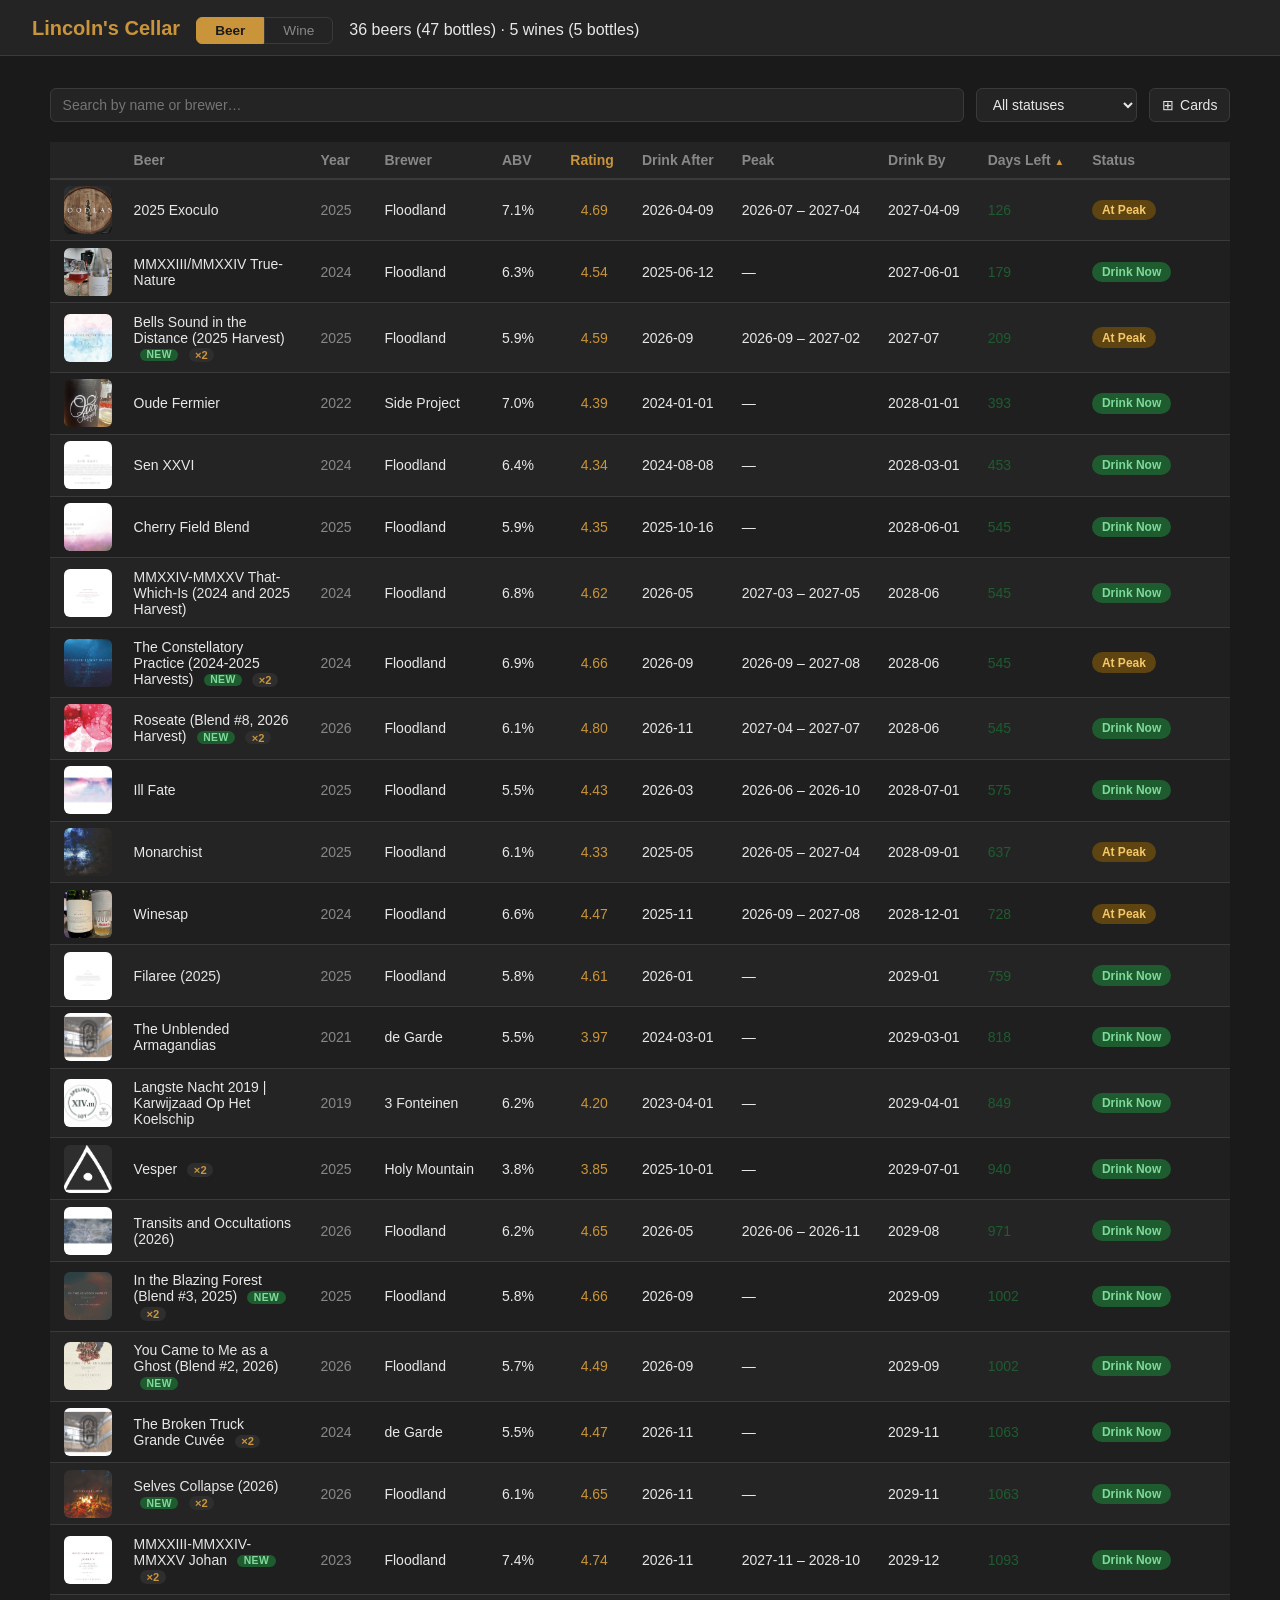
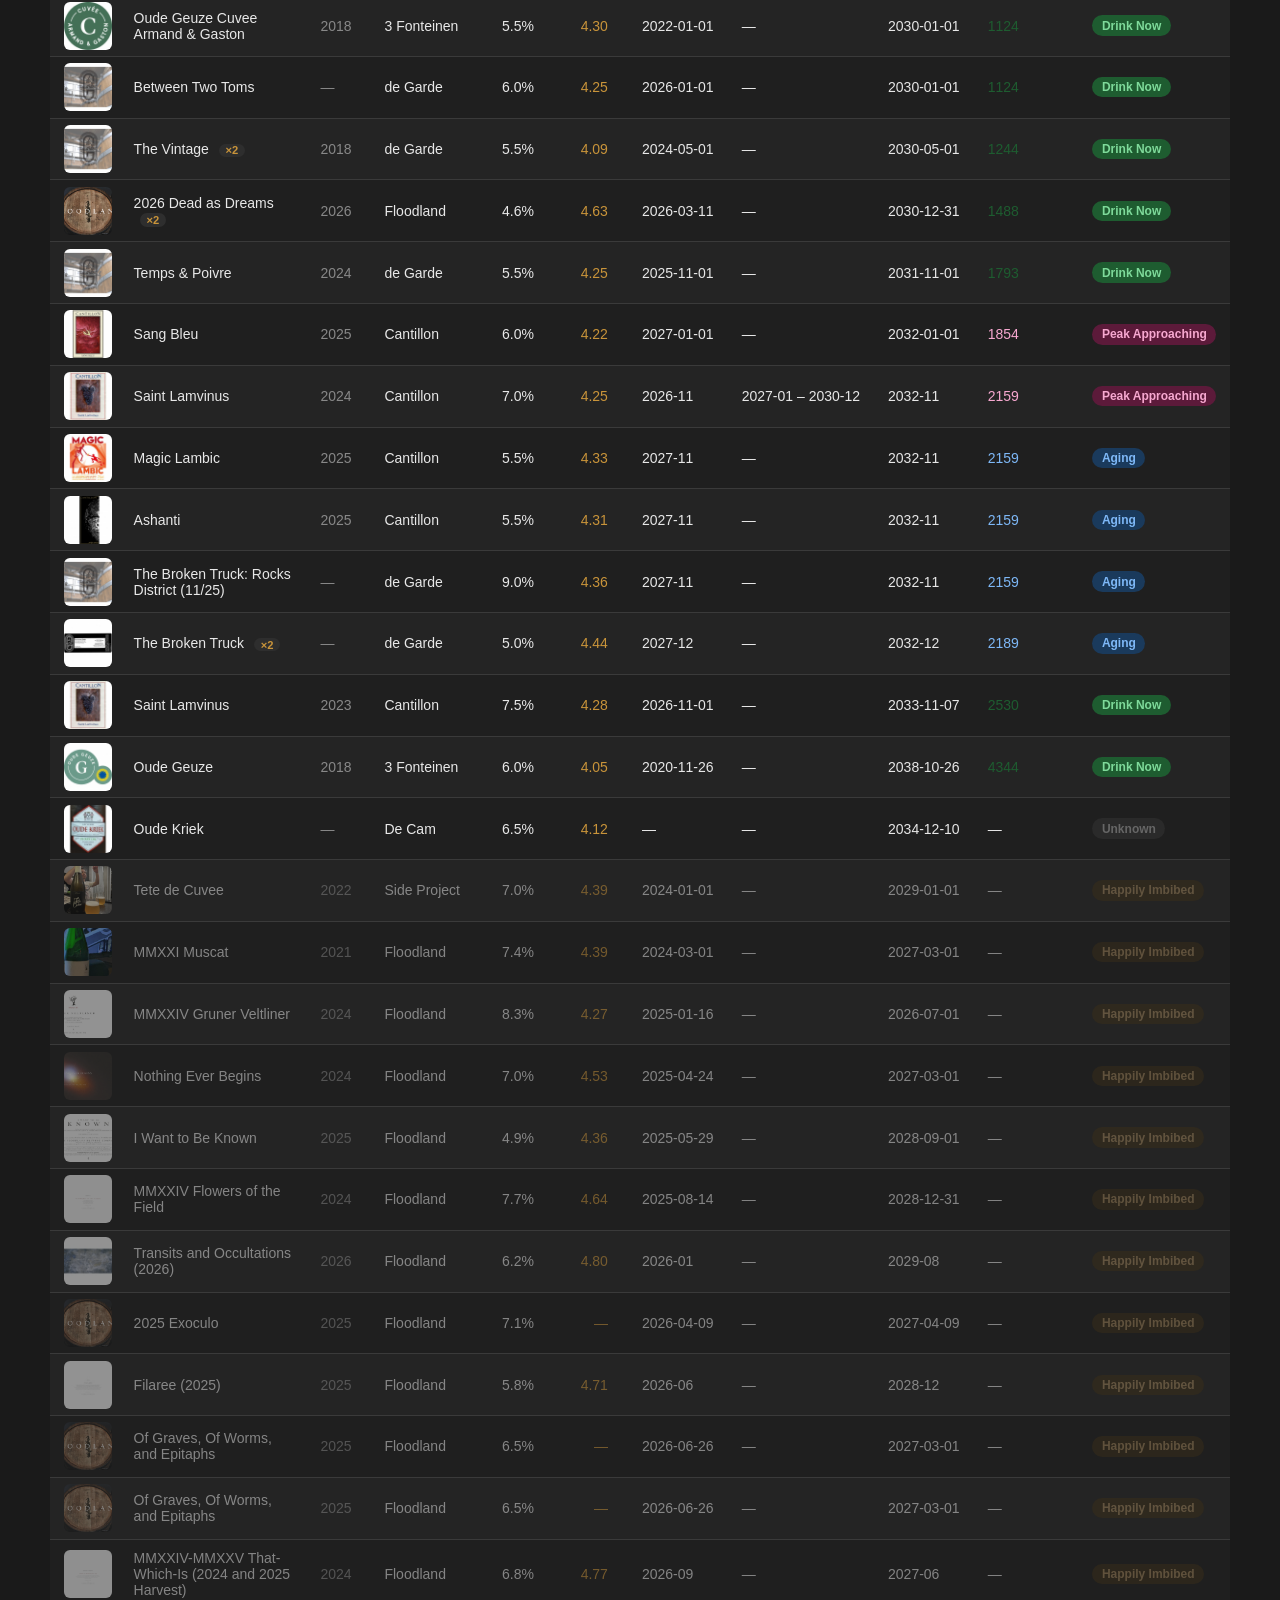
<file: docs/index.html>
<!DOCTYPE html>
<html lang="en">
<head>
  <meta charset="UTF-8">
  <meta name="viewport" content="width=device-width, initial-scale=1.0">
  <title>Lincoln's Cellar</title>
  <link rel="stylesheet" href="static/style.css">
</head>
<body>

<header>
  <div class="header-inner">
    <h1>Lincoln's Cellar</h1>
    <div class="section-tabs">
      <button class="tab-btn tab-beer active" data-section="beer">Beer</button>
      <button class="tab-btn tab-wine" data-section="wine">Wine</button>
    </div>
    <span class="cellar-count" id="cellarCount"></span>
  </div>
</header>

<main>

  <!-- ── Beer section ─────────────────────────────────────────── -->
  <div id="beerSection" class="cellar-section">
  <div class="controls">
    
    <input type="text" id="filterText" placeholder="Search by name or brewer…" autocomplete="off">
    <select id="filterStatus">
      <option value="">All statuses</option>
      <option value="Drink Now">Drink Now</option>
      <option value="At Peak">At Peak</option>
      <option value="Peak Approaching">Peak Approaching</option>
      <option value="Aging">Aging</option>
      <option value="Past Peak">Past Peak</option>
      <option value="Unknown">Unknown</option>
      <option value="Happily Imbibed">Happily Imbibed</option>
      <option value="Test">Test</option>
    </select>
    <button id="viewToggle" class="view-toggle">
      <span class="view-toggle-icon">⊞</span>
      <span class="view-toggle-label">Cards</span>
    </button>
  </div>

  <div id="sortControls" class="sort-controls" hidden>
    <label for="cardSort">Sort by</label>
    <select id="cardSort">
      <option value="days_left">Days Left</option>
      <option value="name">Name</option>
      <option value="year">Year</option>
      <option value="brewer">Brewer</option>
      <option value="abv">ABV</option>
      <option value="untappd_rating">Rating</option>
      <option value="drink_after">Drink After</option>
      <option value="peak">Peak</option>
      <option value="drink_by">Drink By</option>
    </select>
    <button id="cardSortDir" class="card-sort-dir">▲</button>
  </div>

  <div class="table-wrap">
  <table id="cellarTable">
    <thead>
      <tr>
        <th class="col-img"></th>
        <th data-col="name" class="sortable">Beer <span class="sort-arrow"></span></th>
        <th data-col="year" class="sortable">Year <span class="sort-arrow"></span></th>
        <th data-col="brewer" class="sortable">Brewer <span class="sort-arrow"></span></th>
        <th data-col="abv" class="sortable">ABV <span class="sort-arrow"></span></th>
        <th data-col="untappd_rating" class="sortable col-rating">Rating <span class="sort-arrow"></span></th>
        <th data-col="drink_after" class="sortable">Drink After <span class="sort-arrow"></span></th>
        <th data-col="peak" class="sortable">Peak <span class="sort-arrow"></span></th>
        <th data-col="drink_by" class="sortable">Drink By <span class="sort-arrow"></span></th>
        <th data-col="days_left" class="sortable">Days Left <span class="sort-arrow"></span></th>
        <th>Status</th>
      </tr>
    </thead>
    <tbody id="tableBody">
      
      <tr class="beer-row" data-id="26" data-qty="1" data-added="2026-04-06" >
        <td class="col-img">
          <img class="beer-thumb"
               src="static/images/beers/beer_4009.jpeg"
               alt="Oude Geuze"
               loading="lazy"
               onerror="this.src='/static/images/default.svg'">
        </td>
        <td class="beer-name">
          Oude Geuze
          
        </td>
        <td class="col-year">2018</td>
        <td class="col-brewer">3 Fonteinen</td>
        <td class="col-abv">6.0%</td>
        <td class="col-rating">4.05</td>
        <td class="col-drink-after">2020-11-26</td>
        <td class="col-peak">—</td>
        <td class="col-drink-by">2038-10-26</td>
        <td class="col-days-left"
            data-by="2038-10-26"
            data-peak-from=""
            data-peak-to=""
            data-after="2020-11-26"
            data-imbibed=""
            data-label="">—</td>
        <td><span class="badge"
                  data-after="2020-11-26"
                  data-by="2038-10-26"
            data-peak-from=""
            data-peak-to=""
                  data-imbibed=""
                  data-label=""></span></td>
      </tr>
      
      <tr class="beer-row" data-id="16" data-qty="1" data-added="2026-04-05" >
        <td class="col-img">
          <img class="beer-thumb"
               src="static/images/beers/beer_16.jpeg"
               alt="Oude Geuze Cuvee Armand & Gaston"
               loading="lazy"
               onerror="this.src='/static/images/default.svg'">
        </td>
        <td class="beer-name">
          Oude Geuze Cuvee Armand & Gaston
          
        </td>
        <td class="col-year">2018</td>
        <td class="col-brewer">3 Fonteinen</td>
        <td class="col-abv">5.5%</td>
        <td class="col-rating">4.30</td>
        <td class="col-drink-after">2022-01-01</td>
        <td class="col-peak">—</td>
        <td class="col-drink-by">2030-01-01</td>
        <td class="col-days-left"
            data-by="2030-01-01"
            data-peak-from=""
            data-peak-to=""
            data-after="2022-01-01"
            data-imbibed=""
            data-label="">—</td>
        <td><span class="badge"
                  data-after="2022-01-01"
                  data-by="2030-01-01"
            data-peak-from=""
            data-peak-to=""
                  data-imbibed=""
                  data-label=""></span></td>
      </tr>
      
      <tr class="beer-row" data-id="17" data-qty="1" data-added="2026-04-05" >
        <td class="col-img">
          <img class="beer-thumb"
               src="static/images/beers/beer_17.jpeg"
               alt="Langste Nacht 2019 | Karwijzaad Op Het Koelschip"
               loading="lazy"
               onerror="this.src='/static/images/default.svg'">
        </td>
        <td class="beer-name">
          Langste Nacht 2019 | Karwijzaad Op Het Koelschip
          
        </td>
        <td class="col-year">2019</td>
        <td class="col-brewer">3 Fonteinen</td>
        <td class="col-abv">6.2%</td>
        <td class="col-rating">4.20</td>
        <td class="col-drink-after">2023-04-01</td>
        <td class="col-peak">—</td>
        <td class="col-drink-by">2029-04-01</td>
        <td class="col-days-left"
            data-by="2029-04-01"
            data-peak-from=""
            data-peak-to=""
            data-after="2023-04-01"
            data-imbibed=""
            data-label="">—</td>
        <td><span class="badge"
                  data-after="2023-04-01"
                  data-by="2029-04-01"
            data-peak-from=""
            data-peak-to=""
                  data-imbibed=""
                  data-label=""></span></td>
      </tr>
      
      <tr class="beer-row" data-id="19" data-qty="1" data-added="2026-04-05" >
        <td class="col-img">
          <img class="beer-thumb"
               src="static/images/beers/beer_19.jpeg"
               alt="Oude Fermier"
               loading="lazy"
               onerror="this.src='/static/images/default.svg'">
        </td>
        <td class="beer-name">
          Oude Fermier
          
        </td>
        <td class="col-year">2022</td>
        <td class="col-brewer">Side Project</td>
        <td class="col-abv">7.0%</td>
        <td class="col-rating">4.39</td>
        <td class="col-drink-after">2024-01-01</td>
        <td class="col-peak">—</td>
        <td class="col-drink-by">2028-01-01</td>
        <td class="col-days-left"
            data-by="2028-01-01"
            data-peak-from=""
            data-peak-to=""
            data-after="2024-01-01"
            data-imbibed=""
            data-label="">—</td>
        <td><span class="badge"
                  data-after="2024-01-01"
                  data-by="2028-01-01"
            data-peak-from=""
            data-peak-to=""
                  data-imbibed=""
                  data-label=""></span></td>
      </tr>
      
      <tr class="beer-row" data-id="12" data-qty="1" data-added="2026-04-05" >
        <td class="col-img">
          <img class="beer-thumb"
               src="static/images/brewers/de_garde_brewing.jpeg"
               alt="The Unblended Armagandias"
               loading="lazy"
               onerror="this.src='/static/images/default.svg'">
        </td>
        <td class="beer-name">
          The Unblended Armagandias
          
        </td>
        <td class="col-year">2021</td>
        <td class="col-brewer">de Garde</td>
        <td class="col-abv">5.5%</td>
        <td class="col-rating">3.97</td>
        <td class="col-drink-after">2024-03-01</td>
        <td class="col-peak">—</td>
        <td class="col-drink-by">2029-03-01</td>
        <td class="col-days-left"
            data-by="2029-03-01"
            data-peak-from=""
            data-peak-to=""
            data-after="2024-03-01"
            data-imbibed=""
            data-label="">—</td>
        <td><span class="badge"
                  data-after="2024-03-01"
                  data-by="2029-03-01"
            data-peak-from=""
            data-peak-to=""
                  data-imbibed=""
                  data-label=""></span></td>
      </tr>
      
      <tr class="beer-row" data-id="13" data-qty="2" data-added="2026-04-05" >
        <td class="col-img">
          <img class="beer-thumb"
               src="static/images/brewers/de_garde_brewing.jpeg"
               alt="The Vintage"
               loading="lazy"
               onerror="this.src='/static/images/default.svg'">
        </td>
        <td class="beer-name">
          The Vintage
          
          <span class="qty-badge">×2</span>
          
        </td>
        <td class="col-year">2018</td>
        <td class="col-brewer">de Garde</td>
        <td class="col-abv">5.5%</td>
        <td class="col-rating">4.09</td>
        <td class="col-drink-after">2024-05-01</td>
        <td class="col-peak">—</td>
        <td class="col-drink-by">2030-05-01</td>
        <td class="col-days-left"
            data-by="2030-05-01"
            data-peak-from=""
            data-peak-to=""
            data-after="2024-05-01"
            data-imbibed=""
            data-label="">—</td>
        <td><span class="badge"
                  data-after="2024-05-01"
                  data-by="2030-05-01"
            data-peak-from=""
            data-peak-to=""
                  data-imbibed=""
                  data-label=""></span></td>
      </tr>
      
      <tr class="beer-row" data-id="2" data-qty="1" data-added="2026-04-04" >
        <td class="col-img">
          <img class="beer-thumb"
               src="static/images/beers/beer_2.jpg"
               alt="Sen XXVI"
               loading="lazy"
               onerror="this.src='/static/images/default.svg'">
        </td>
        <td class="beer-name">
          Sen XXVI
          
        </td>
        <td class="col-year">2024</td>
        <td class="col-brewer">Floodland</td>
        <td class="col-abv">6.4%</td>
        <td class="col-rating">4.34</td>
        <td class="col-drink-after">2024-08-08</td>
        <td class="col-peak">—</td>
        <td class="col-drink-by">2028-03-01</td>
        <td class="col-days-left"
            data-by="2028-03-01"
            data-peak-from=""
            data-peak-to=""
            data-after="2024-08-08"
            data-imbibed=""
            data-label="">—</td>
        <td><span class="badge"
                  data-after="2024-08-08"
                  data-by="2028-03-01"
            data-peak-from=""
            data-peak-to=""
                  data-imbibed=""
                  data-label=""></span></td>
      </tr>
      
      <tr class="beer-row" data-id="6" data-qty="1" data-added="2026-04-05" >
        <td class="col-img">
          <img class="beer-thumb"
               src="static/images/beers/beer_6.webp"
               alt="Monarchist"
               loading="lazy"
               onerror="this.src='/static/images/default.svg'">
        </td>
        <td class="beer-name">
          Monarchist
          
        </td>
        <td class="col-year">2025</td>
        <td class="col-brewer">Floodland</td>
        <td class="col-abv">6.1%</td>
        <td class="col-rating">4.33</td>
        <td class="col-drink-after">2025-05</td>
        <td class="col-peak">2026-05 – 2027-04</td>
        <td class="col-drink-by">2028-09-01</td>
        <td class="col-days-left"
            data-by="2028-09-01"
            data-peak-from="2026-05"
            data-peak-to="2027-04"
            data-after="2025-05"
            data-imbibed=""
            data-label="">—</td>
        <td><span class="badge"
                  data-after="2025-05"
                  data-by="2028-09-01"
            data-peak-from="2026-05"
            data-peak-to="2027-04"
                  data-imbibed=""
                  data-label=""></span></td>
      </tr>
      
      <tr class="beer-row" data-id="11" data-qty="1" data-added="2026-04-05" >
        <td class="col-img">
          <img class="beer-thumb"
               src="static/images/beers/beer_11.jpeg"
               alt="MMXXIII/MMXXIV True-Nature"
               loading="lazy"
               onerror="this.src='/static/images/default.svg'">
        </td>
        <td class="beer-name">
          MMXXIII/MMXXIV True-Nature
          
        </td>
        <td class="col-year">2024</td>
        <td class="col-brewer">Floodland</td>
        <td class="col-abv">6.3%</td>
        <td class="col-rating">4.54</td>
        <td class="col-drink-after">2025-06-12</td>
        <td class="col-peak">—</td>
        <td class="col-drink-by">2027-06-01</td>
        <td class="col-days-left"
            data-by="2027-06-01"
            data-peak-from=""
            data-peak-to=""
            data-after="2025-06-12"
            data-imbibed=""
            data-label="">—</td>
        <td><span class="badge"
                  data-after="2025-06-12"
                  data-by="2027-06-01"
            data-peak-from=""
            data-peak-to=""
                  data-imbibed=""
                  data-label=""></span></td>
      </tr>
      
      <tr class="beer-row" data-id="27" data-qty="2" data-added="2026-04-06" >
        <td class="col-img">
          <img class="beer-thumb"
               src="static/images/breweries/holy_mountain_brewing.png"
               alt="Vesper"
               loading="lazy"
               onerror="this.src='/static/images/default.svg'">
        </td>
        <td class="beer-name">
          Vesper
          
          <span class="qty-badge">×2</span>
          
        </td>
        <td class="col-year">2025</td>
        <td class="col-brewer">Holy Mountain</td>
        <td class="col-abv">3.8%</td>
        <td class="col-rating">3.85</td>
        <td class="col-drink-after">2025-10-01</td>
        <td class="col-peak">—</td>
        <td class="col-drink-by">2029-07-01</td>
        <td class="col-days-left"
            data-by="2029-07-01"
            data-peak-from=""
            data-peak-to=""
            data-after="2025-10-01"
            data-imbibed=""
            data-label="">—</td>
        <td><span class="badge"
                  data-after="2025-10-01"
                  data-by="2029-07-01"
            data-peak-from=""
            data-peak-to=""
                  data-imbibed=""
                  data-label=""></span></td>
      </tr>
      
      <tr class="beer-row" data-id="5" data-qty="1" data-added="2026-04-04" >
        <td class="col-img">
          <img class="beer-thumb"
               src="static/images/beers/beer_5.jpg"
               alt="Cherry Field Blend"
               loading="lazy"
               onerror="this.src='/static/images/default.svg'">
        </td>
        <td class="beer-name">
          Cherry Field Blend
          
        </td>
        <td class="col-year">2025</td>
        <td class="col-brewer">Floodland</td>
        <td class="col-abv">5.9%</td>
        <td class="col-rating">4.35</td>
        <td class="col-drink-after">2025-10-16</td>
        <td class="col-peak">—</td>
        <td class="col-drink-by">2028-06-01</td>
        <td class="col-days-left"
            data-by="2028-06-01"
            data-peak-from=""
            data-peak-to=""
            data-after="2025-10-16"
            data-imbibed=""
            data-label="">—</td>
        <td><span class="badge"
                  data-after="2025-10-16"
                  data-by="2028-06-01"
            data-peak-from=""
            data-peak-to=""
                  data-imbibed=""
                  data-label=""></span></td>
      </tr>
      
      <tr class="beer-row" data-id="10" data-qty="1" data-added="2026-04-05" >
        <td class="col-img">
          <img class="beer-thumb"
               src="static/images/beers/beer_10.jpeg"
               alt="Winesap"
               loading="lazy"
               onerror="this.src='/static/images/default.svg'">
        </td>
        <td class="beer-name">
          Winesap
          
        </td>
        <td class="col-year">2024</td>
        <td class="col-brewer">Floodland</td>
        <td class="col-abv">6.6%</td>
        <td class="col-rating">4.47</td>
        <td class="col-drink-after">2025-11</td>
        <td class="col-peak">2026-09 – 2027-08</td>
        <td class="col-drink-by">2028-12-01</td>
        <td class="col-days-left"
            data-by="2028-12-01"
            data-peak-from="2026-09"
            data-peak-to="2027-08"
            data-after="2025-11"
            data-imbibed=""
            data-label="">—</td>
        <td><span class="badge"
                  data-after="2025-11"
                  data-by="2028-12-01"
            data-peak-from="2026-09"
            data-peak-to="2027-08"
                  data-imbibed=""
                  data-label=""></span></td>
      </tr>
      
      <tr class="beer-row" data-id="14" data-qty="1" data-added="2026-04-05" >
        <td class="col-img">
          <img class="beer-thumb"
               src="static/images/brewers/de_garde_brewing.jpeg"
               alt="Temps & Poivre"
               loading="lazy"
               onerror="this.src='/static/images/default.svg'">
        </td>
        <td class="beer-name">
          Temps & Poivre
          
        </td>
        <td class="col-year">2024</td>
        <td class="col-brewer">de Garde</td>
        <td class="col-abv">5.5%</td>
        <td class="col-rating">4.25</td>
        <td class="col-drink-after">2025-11-01</td>
        <td class="col-peak">—</td>
        <td class="col-drink-by">2031-11-01</td>
        <td class="col-days-left"
            data-by="2031-11-01"
            data-peak-from=""
            data-peak-to=""
            data-after="2025-11-01"
            data-imbibed=""
            data-label="">—</td>
        <td><span class="badge"
                  data-after="2025-11-01"
                  data-by="2031-11-01"
            data-peak-from=""
            data-peak-to=""
                  data-imbibed=""
                  data-label=""></span></td>
      </tr>
      
      <tr class="beer-row" data-id="123" data-qty="1" data-added="2026-06-13" >
        <td class="col-img">
          <img class="beer-thumb"
               src="static/images/beers/beer_6720301.jpeg"
               alt="Filaree (2025)"
               loading="lazy"
               onerror="this.src='/static/images/default.svg'">
        </td>
        <td class="beer-name">
          Filaree (2025)
          
        </td>
        <td class="col-year">2025</td>
        <td class="col-brewer">Floodland</td>
        <td class="col-abv">5.8%</td>
        <td class="col-rating">4.61</td>
        <td class="col-drink-after">2026-01</td>
        <td class="col-peak">—</td>
        <td class="col-drink-by">2029-01</td>
        <td class="col-days-left"
            data-by="2029-01"
            data-peak-from=""
            data-peak-to=""
            data-after="2026-01"
            data-imbibed=""
            data-label="">—</td>
        <td><span class="badge"
                  data-after="2026-01"
                  data-by="2029-01"
            data-peak-from=""
            data-peak-to=""
                  data-imbibed=""
                  data-label=""></span></td>
      </tr>
      
      <tr class="beer-row" data-id="15" data-qty="1" data-added="2026-04-05" >
        <td class="col-img">
          <img class="beer-thumb"
               src="static/images/brewers/de_garde_brewing.jpeg"
               alt="Between Two Toms"
               loading="lazy"
               onerror="this.src='/static/images/default.svg'">
        </td>
        <td class="beer-name">
          Between Two Toms
          
        </td>
        <td class="col-year">—</td>
        <td class="col-brewer">de Garde</td>
        <td class="col-abv">6.0%</td>
        <td class="col-rating">4.25</td>
        <td class="col-drink-after">2026-01-01</td>
        <td class="col-peak">—</td>
        <td class="col-drink-by">2030-01-01</td>
        <td class="col-days-left"
            data-by="2030-01-01"
            data-peak-from=""
            data-peak-to=""
            data-after="2026-01-01"
            data-imbibed=""
            data-label="">—</td>
        <td><span class="badge"
                  data-after="2026-01-01"
                  data-by="2030-01-01"
            data-peak-from=""
            data-peak-to=""
                  data-imbibed=""
                  data-label=""></span></td>
      </tr>
      
      <tr class="beer-row" data-id="3" data-qty="1" data-added="2026-04-04" >
        <td class="col-img">
          <img class="beer-thumb"
               src="static/images/beers/beer_3.jpg"
               alt="Ill Fate"
               loading="lazy"
               onerror="this.src='/static/images/default.svg'">
        </td>
        <td class="beer-name">
          Ill Fate
          
        </td>
        <td class="col-year">2025</td>
        <td class="col-brewer">Floodland</td>
        <td class="col-abv">5.5%</td>
        <td class="col-rating">4.43</td>
        <td class="col-drink-after">2026-03</td>
        <td class="col-peak">2026-06 – 2026-10</td>
        <td class="col-drink-by">2028-07-01</td>
        <td class="col-days-left"
            data-by="2028-07-01"
            data-peak-from="2026-06"
            data-peak-to="2026-10"
            data-after="2026-03"
            data-imbibed=""
            data-label="">—</td>
        <td><span class="badge"
                  data-after="2026-03"
                  data-by="2028-07-01"
            data-peak-from="2026-06"
            data-peak-to="2026-10"
                  data-imbibed=""
                  data-label=""></span></td>
      </tr>
      
      <tr class="beer-row" data-id="128" data-qty="2" data-added="2026-07-25" >
        <td class="col-img">
          <img class="beer-thumb"
               src="static/images/brewers/floodland_brewing.png"
               alt="2026 Dead as Dreams"
               loading="lazy"
               onerror="this.src='/static/images/default.svg'">
        </td>
        <td class="beer-name">
          2026 Dead as Dreams
          
          <span class="qty-badge">×2</span>
          
        </td>
        <td class="col-year">2026</td>
        <td class="col-brewer">Floodland</td>
        <td class="col-abv">4.6%</td>
        <td class="col-rating">4.63</td>
        <td class="col-drink-after">2026-03-11</td>
        <td class="col-peak">—</td>
        <td class="col-drink-by">2030-12-31</td>
        <td class="col-days-left"
            data-by="2030-12-31"
            data-peak-from=""
            data-peak-to=""
            data-after="2026-03-11"
            data-imbibed=""
            data-label="">—</td>
        <td><span class="badge"
                  data-after="2026-03-11"
                  data-by="2030-12-31"
            data-peak-from=""
            data-peak-to=""
                  data-imbibed=""
                  data-label=""></span></td>
      </tr>
      
      <tr class="beer-row" data-id="130" data-qty="1" data-added="2026-07-25" >
        <td class="col-img">
          <img class="beer-thumb"
               src="static/images/brewers/floodland_brewing.png"
               alt="2025 Exoculo"
               loading="lazy"
               onerror="this.src='/static/images/default.svg'">
        </td>
        <td class="beer-name">
          2025 Exoculo
          
        </td>
        <td class="col-year">2025</td>
        <td class="col-brewer">Floodland</td>
        <td class="col-abv">7.1%</td>
        <td class="col-rating">4.69</td>
        <td class="col-drink-after">2026-04-09</td>
        <td class="col-peak">2026-07 – 2027-04</td>
        <td class="col-drink-by">2027-04-09</td>
        <td class="col-days-left"
            data-by="2027-04-09"
            data-peak-from="2026-07"
            data-peak-to="2027-04"
            data-after="2026-04-09"
            data-imbibed=""
            data-label="">—</td>
        <td><span class="badge"
                  data-after="2026-04-09"
                  data-by="2027-04-09"
            data-peak-from="2026-07"
            data-peak-to="2027-04"
                  data-imbibed=""
                  data-label=""></span></td>
      </tr>
      
      <tr class="beer-row" data-id="124" data-qty="1" data-added="2026-06-13" >
        <td class="col-img">
          <img class="beer-thumb"
               src="static/images/beers/beer_6720300.jpeg"
               alt="MMXXIV-MMXXV That-Which-Is (2024 and 2025 Harvest)"
               loading="lazy"
               onerror="this.src='/static/images/default.svg'">
        </td>
        <td class="beer-name">
          MMXXIV-MMXXV That-Which-Is (2024 and 2025 Harvest)
          
        </td>
        <td class="col-year">2024</td>
        <td class="col-brewer">Floodland</td>
        <td class="col-abv">6.8%</td>
        <td class="col-rating">4.62</td>
        <td class="col-drink-after">2026-05</td>
        <td class="col-peak">2027-03 – 2027-05</td>
        <td class="col-drink-by">2028-06</td>
        <td class="col-days-left"
            data-by="2028-06"
            data-peak-from="2027-03"
            data-peak-to="2027-05"
            data-after="2026-05"
            data-imbibed=""
            data-label="">—</td>
        <td><span class="badge"
                  data-after="2026-05"
                  data-by="2028-06"
            data-peak-from="2027-03"
            data-peak-to="2027-05"
                  data-imbibed=""
                  data-label=""></span></td>
      </tr>
      
      <tr class="beer-row" data-id="125" data-qty="1" data-added="2026-06-13" >
        <td class="col-img">
          <img class="beer-thumb"
               src="static/images/beers/beer_6720303.jpeg"
               alt="Transits and Occultations (2026)"
               loading="lazy"
               onerror="this.src='/static/images/default.svg'">
        </td>
        <td class="beer-name">
          Transits and Occultations (2026)
          
        </td>
        <td class="col-year">2026</td>
        <td class="col-brewer">Floodland</td>
        <td class="col-abv">6.2%</td>
        <td class="col-rating">4.65</td>
        <td class="col-drink-after">2026-05</td>
        <td class="col-peak">2026-06 – 2026-11</td>
        <td class="col-drink-by">2029-08</td>
        <td class="col-days-left"
            data-by="2029-08"
            data-peak-from="2026-06"
            data-peak-to="2026-11"
            data-after="2026-05"
            data-imbibed=""
            data-label="">—</td>
        <td><span class="badge"
                  data-after="2026-05"
                  data-by="2029-08"
            data-peak-from="2026-06"
            data-peak-to="2026-11"
                  data-imbibed=""
                  data-label=""></span></td>
      </tr>
      
      <tr class="beer-row" data-id="137" data-qty="2" data-added="2026-11-21" >
        <td class="col-img">
          <img class="beer-thumb"
               src="static/images/beers/beer_6911406.jpeg"
               alt="The Constellatory Practice (2024-2025 Harvests)"
               loading="lazy"
               onerror="this.src='/static/images/default.svg'">
        </td>
        <td class="beer-name">
          The Constellatory Practice (2024-2025 Harvests)
          
          <span class="qty-badge">×2</span>
          
        </td>
        <td class="col-year">2024</td>
        <td class="col-brewer">Floodland</td>
        <td class="col-abv">6.9%</td>
        <td class="col-rating">4.66</td>
        <td class="col-drink-after">2026-09</td>
        <td class="col-peak">2026-09 – 2027-08</td>
        <td class="col-drink-by">2028-06</td>
        <td class="col-days-left"
            data-by="2028-06"
            data-peak-from="2026-09"
            data-peak-to="2027-08"
            data-after="2026-09"
            data-imbibed=""
            data-label="">—</td>
        <td><span class="badge"
                  data-after="2026-09"
                  data-by="2028-06"
            data-peak-from="2026-09"
            data-peak-to="2027-08"
                  data-imbibed=""
                  data-label=""></span></td>
      </tr>
      
      <tr class="beer-row" data-id="138" data-qty="2" data-added="2026-11-21" >
        <td class="col-img">
          <img class="beer-thumb"
               src="static/images/beers/beer_6911403.jpeg"
               alt="In the Blazing Forest (Blend #3, 2025)"
               loading="lazy"
               onerror="this.src='/static/images/default.svg'">
        </td>
        <td class="beer-name">
          In the Blazing Forest (Blend #3, 2025)
          
          <span class="qty-badge">×2</span>
          
        </td>
        <td class="col-year">2025</td>
        <td class="col-brewer">Floodland</td>
        <td class="col-abv">5.8%</td>
        <td class="col-rating">4.66</td>
        <td class="col-drink-after">2026-09</td>
        <td class="col-peak">—</td>
        <td class="col-drink-by">2029-09</td>
        <td class="col-days-left"
            data-by="2029-09"
            data-peak-from=""
            data-peak-to=""
            data-after="2026-09"
            data-imbibed=""
            data-label="">—</td>
        <td><span class="badge"
                  data-after="2026-09"
                  data-by="2029-09"
            data-peak-from=""
            data-peak-to=""
                  data-imbibed=""
                  data-label=""></span></td>
      </tr>
      
      <tr class="beer-row" data-id="140" data-qty="2" data-added="2026-11-21" >
        <td class="col-img">
          <img class="beer-thumb"
               src="static/images/beers/beer_6911405.jpeg"
               alt="Bells Sound in the Distance (2025 Harvest)"
               loading="lazy"
               onerror="this.src='/static/images/default.svg'">
        </td>
        <td class="beer-name">
          Bells Sound in the Distance (2025 Harvest)
          
          <span class="qty-badge">×2</span>
          
        </td>
        <td class="col-year">2025</td>
        <td class="col-brewer">Floodland</td>
        <td class="col-abv">5.9%</td>
        <td class="col-rating">4.59</td>
        <td class="col-drink-after">2026-09</td>
        <td class="col-peak">2026-09 – 2027-02</td>
        <td class="col-drink-by">2027-07</td>
        <td class="col-days-left"
            data-by="2027-07"
            data-peak-from="2026-09"
            data-peak-to="2027-02"
            data-after="2026-09"
            data-imbibed=""
            data-label="">—</td>
        <td><span class="badge"
                  data-after="2026-09"
                  data-by="2027-07"
            data-peak-from="2026-09"
            data-peak-to="2027-02"
                  data-imbibed=""
                  data-label=""></span></td>
      </tr>
      
      <tr class="beer-row" data-id="141" data-qty="1" data-added="2026-11-21" >
        <td class="col-img">
          <img class="beer-thumb"
               src="static/images/beers/beer_6911407.jpeg"
               alt="You Came to Me as a Ghost (Blend #2, 2026)"
               loading="lazy"
               onerror="this.src='/static/images/default.svg'">
        </td>
        <td class="beer-name">
          You Came to Me as a Ghost (Blend #2, 2026)
          
        </td>
        <td class="col-year">2026</td>
        <td class="col-brewer">Floodland</td>
        <td class="col-abv">5.7%</td>
        <td class="col-rating">4.49</td>
        <td class="col-drink-after">2026-09</td>
        <td class="col-peak">—</td>
        <td class="col-drink-by">2029-09</td>
        <td class="col-days-left"
            data-by="2029-09"
            data-peak-from=""
            data-peak-to=""
            data-after="2026-09"
            data-imbibed=""
            data-label="">—</td>
        <td><span class="badge"
                  data-after="2026-09"
                  data-by="2029-09"
            data-peak-from=""
            data-peak-to=""
                  data-imbibed=""
                  data-label=""></span></td>
      </tr>
      
      <tr class="beer-row" data-id="22" data-qty="1" data-added="2026-04-05" >
        <td class="col-img">
          <img class="beer-thumb"
               src="static/images/beers/beer_22.jpeg"
               alt="Saint Lamvinus"
               loading="lazy"
               onerror="this.src='/static/images/default.svg'">
        </td>
        <td class="beer-name">
          Saint Lamvinus
          
        </td>
        <td class="col-year">2024</td>
        <td class="col-brewer">Cantillon</td>
        <td class="col-abv">7.0%</td>
        <td class="col-rating">4.25</td>
        <td class="col-drink-after">2026-11</td>
        <td class="col-peak">2027-01 – 2030-12</td>
        <td class="col-drink-by">2032-11</td>
        <td class="col-days-left"
            data-by="2032-11"
            data-peak-from="2027-01"
            data-peak-to="2030-12"
            data-after="2026-11"
            data-imbibed=""
            data-label="">—</td>
        <td><span class="badge"
                  data-after="2026-11"
                  data-by="2032-11"
            data-peak-from="2027-01"
            data-peak-to="2030-12"
                  data-imbibed=""
                  data-label=""></span></td>
      </tr>
      
      <tr class="beer-row" data-id="89" data-qty="2" data-added="2026-05-04" >
        <td class="col-img">
          <img class="beer-thumb"
               src="static/images/brewers/de_garde_brewing.jpeg"
               alt="The Broken Truck Grande Cuvée"
               loading="lazy"
               onerror="this.src='/static/images/default.svg'">
        </td>
        <td class="beer-name">
          The Broken Truck Grande Cuvée
          
          <span class="qty-badge">×2</span>
          
        </td>
        <td class="col-year">2024</td>
        <td class="col-brewer">de Garde</td>
        <td class="col-abv">5.5%</td>
        <td class="col-rating">4.47</td>
        <td class="col-drink-after">2026-11</td>
        <td class="col-peak">—</td>
        <td class="col-drink-by">2029-11</td>
        <td class="col-days-left"
            data-by="2029-11"
            data-peak-from=""
            data-peak-to=""
            data-after="2026-11"
            data-imbibed=""
            data-label="">—</td>
        <td><span class="badge"
                  data-after="2026-11"
                  data-by="2029-11"
            data-peak-from=""
            data-peak-to=""
                  data-imbibed=""
                  data-label=""></span></td>
      </tr>
      
      <tr class="beer-row" data-id="135" data-qty="2" data-added="2026-11-21" >
        <td class="col-img">
          <img class="beer-thumb"
               src="static/images/beers/beer_7674583.jpeg"
               alt="Selves Collapse (2026)"
               loading="lazy"
               onerror="this.src='/static/images/default.svg'">
        </td>
        <td class="beer-name">
          Selves Collapse (2026)
          
          <span class="qty-badge">×2</span>
          
        </td>
        <td class="col-year">2026</td>
        <td class="col-brewer">Floodland</td>
        <td class="col-abv">6.1%</td>
        <td class="col-rating">4.65</td>
        <td class="col-drink-after">2026-11</td>
        <td class="col-peak">—</td>
        <td class="col-drink-by">2029-11</td>
        <td class="col-days-left"
            data-by="2029-11"
            data-peak-from=""
            data-peak-to=""
            data-after="2026-11"
            data-imbibed=""
            data-label="">—</td>
        <td><span class="badge"
                  data-after="2026-11"
                  data-by="2029-11"
            data-peak-from=""
            data-peak-to=""
                  data-imbibed=""
                  data-label=""></span></td>
      </tr>
      
      <tr class="beer-row" data-id="136" data-qty="2" data-added="2026-11-21" >
        <td class="col-img">
          <img class="beer-thumb"
               src="static/images/beers/beer_7674581.jpeg"
               alt="MMXXIII-MMXXIV-MMXXV Johan"
               loading="lazy"
               onerror="this.src='/static/images/default.svg'">
        </td>
        <td class="beer-name">
          MMXXIII-MMXXIV-MMXXV Johan
          
          <span class="qty-badge">×2</span>
          
        </td>
        <td class="col-year">2023</td>
        <td class="col-brewer">Floodland</td>
        <td class="col-abv">7.4%</td>
        <td class="col-rating">4.74</td>
        <td class="col-drink-after">2026-11</td>
        <td class="col-peak">2027-11 – 2028-10</td>
        <td class="col-drink-by">2029-12</td>
        <td class="col-days-left"
            data-by="2029-12"
            data-peak-from="2027-11"
            data-peak-to="2028-10"
            data-after="2026-11"
            data-imbibed=""
            data-label="">—</td>
        <td><span class="badge"
                  data-after="2026-11"
                  data-by="2029-12"
            data-peak-from="2027-11"
            data-peak-to="2028-10"
                  data-imbibed=""
                  data-label=""></span></td>
      </tr>
      
      <tr class="beer-row" data-id="139" data-qty="2" data-added="2026-11-21" >
        <td class="col-img">
          <img class="beer-thumb"
               src="static/images/beers/beer_7674584.jpeg"
               alt="Roseate (Blend #8, 2026 Harvest)"
               loading="lazy"
               onerror="this.src='/static/images/default.svg'">
        </td>
        <td class="beer-name">
          Roseate (Blend #8, 2026 Harvest)
          
          <span class="qty-badge">×2</span>
          
        </td>
        <td class="col-year">2026</td>
        <td class="col-brewer">Floodland</td>
        <td class="col-abv">6.1%</td>
        <td class="col-rating">4.80</td>
        <td class="col-drink-after">2026-11</td>
        <td class="col-peak">2027-04 – 2027-07</td>
        <td class="col-drink-by">2028-06</td>
        <td class="col-days-left"
            data-by="2028-06"
            data-peak-from="2027-04"
            data-peak-to="2027-07"
            data-after="2026-11"
            data-imbibed=""
            data-label="">—</td>
        <td><span class="badge"
                  data-after="2026-11"
                  data-by="2028-06"
            data-peak-from="2027-04"
            data-peak-to="2027-07"
                  data-imbibed=""
                  data-label=""></span></td>
      </tr>
      
      <tr class="beer-row" data-id="21" data-qty="1" data-added="2026-04-05" >
        <td class="col-img">
          <img class="beer-thumb"
               src="static/images/beers/beer_21.jpeg"
               alt="Saint Lamvinus"
               loading="lazy"
               onerror="this.src='/static/images/default.svg'">
        </td>
        <td class="beer-name">
          Saint Lamvinus
          
        </td>
        <td class="col-year">2023</td>
        <td class="col-brewer">Cantillon</td>
        <td class="col-abv">7.5%</td>
        <td class="col-rating">4.28</td>
        <td class="col-drink-after">2026-11-01</td>
        <td class="col-peak">—</td>
        <td class="col-drink-by">2033-11-07</td>
        <td class="col-days-left"
            data-by="2033-11-07"
            data-peak-from=""
            data-peak-to=""
            data-after="2026-11-01"
            data-imbibed=""
            data-label="">—</td>
        <td><span class="badge"
                  data-after="2026-11-01"
                  data-by="2033-11-07"
            data-peak-from=""
            data-peak-to=""
                  data-imbibed=""
                  data-label=""></span></td>
      </tr>
      
      <tr class="beer-row" data-id="23" data-qty="1" data-added="2026-04-05" >
        <td class="col-img">
          <img class="beer-thumb"
               src="static/images/beers/beer_23.jpeg"
               alt="Sang Bleu"
               loading="lazy"
               onerror="this.src='/static/images/default.svg'">
        </td>
        <td class="beer-name">
          Sang Bleu
          
        </td>
        <td class="col-year">2025</td>
        <td class="col-brewer">Cantillon</td>
        <td class="col-abv">6.0%</td>
        <td class="col-rating">4.22</td>
        <td class="col-drink-after">2027-01-01</td>
        <td class="col-peak">—</td>
        <td class="col-drink-by">2032-01-01</td>
        <td class="col-days-left"
            data-by="2032-01-01"
            data-peak-from=""
            data-peak-to=""
            data-after="2027-01-01"
            data-imbibed=""
            data-label="">—</td>
        <td><span class="badge"
                  data-after="2027-01-01"
                  data-by="2032-01-01"
            data-peak-from=""
            data-peak-to=""
                  data-imbibed=""
                  data-label=""></span></td>
      </tr>
      
      <tr class="beer-row" data-id="24" data-qty="1" data-added="2026-04-05" >
        <td class="col-img">
          <img class="beer-thumb"
               src="static/images/beers/beer_24.jpeg"
               alt="Magic Lambic"
               loading="lazy"
               onerror="this.src='/static/images/default.svg'">
        </td>
        <td class="beer-name">
          Magic Lambic
          
        </td>
        <td class="col-year">2025</td>
        <td class="col-brewer">Cantillon</td>
        <td class="col-abv">5.5%</td>
        <td class="col-rating">4.33</td>
        <td class="col-drink-after">2027-11</td>
        <td class="col-peak">—</td>
        <td class="col-drink-by">2032-11</td>
        <td class="col-days-left"
            data-by="2032-11"
            data-peak-from=""
            data-peak-to=""
            data-after="2027-11"
            data-imbibed=""
            data-label="">—</td>
        <td><span class="badge"
                  data-after="2027-11"
                  data-by="2032-11"
            data-peak-from=""
            data-peak-to=""
                  data-imbibed=""
                  data-label=""></span></td>
      </tr>
      
      <tr class="beer-row" data-id="25" data-qty="1" data-added="2026-04-05" >
        <td class="col-img">
          <img class="beer-thumb"
               src="static/images/beers/beer_25.jpeg"
               alt="Ashanti"
               loading="lazy"
               onerror="this.src='/static/images/default.svg'">
        </td>
        <td class="beer-name">
          Ashanti
          
        </td>
        <td class="col-year">2025</td>
        <td class="col-brewer">Cantillon</td>
        <td class="col-abv">5.5%</td>
        <td class="col-rating">4.31</td>
        <td class="col-drink-after">2027-11</td>
        <td class="col-peak">—</td>
        <td class="col-drink-by">2032-11</td>
        <td class="col-days-left"
            data-by="2032-11"
            data-peak-from=""
            data-peak-to=""
            data-after="2027-11"
            data-imbibed=""
            data-label="">—</td>
        <td><span class="badge"
                  data-after="2027-11"
                  data-by="2032-11"
            data-peak-from=""
            data-peak-to=""
                  data-imbibed=""
                  data-label=""></span></td>
      </tr>
      
      <tr class="beer-row" data-id="90" data-qty="1" data-added="2026-05-04" >
        <td class="col-img">
          <img class="beer-thumb"
               src="static/images/brewers/de_garde_brewing.jpeg"
               alt="The Broken Truck: Rocks District (11/25)"
               loading="lazy"
               onerror="this.src='/static/images/default.svg'">
        </td>
        <td class="beer-name">
          The Broken Truck: Rocks District (11/25)
          
        </td>
        <td class="col-year">—</td>
        <td class="col-brewer">de Garde</td>
        <td class="col-abv">9.0%</td>
        <td class="col-rating">4.36</td>
        <td class="col-drink-after">2027-11</td>
        <td class="col-peak">—</td>
        <td class="col-drink-by">2032-11</td>
        <td class="col-days-left"
            data-by="2032-11"
            data-peak-from=""
            data-peak-to=""
            data-after="2027-11"
            data-imbibed=""
            data-label="">—</td>
        <td><span class="badge"
                  data-after="2027-11"
                  data-by="2032-11"
            data-peak-from=""
            data-peak-to=""
                  data-imbibed=""
                  data-label=""></span></td>
      </tr>
      
      <tr class="beer-row" data-id="87" data-qty="2" data-added="2026-05-04" >
        <td class="col-img">
          <img class="beer-thumb"
               src="static/images/beers/beer_1137282.jpeg"
               alt="The Broken Truck"
               loading="lazy"
               onerror="this.src='/static/images/default.svg'">
        </td>
        <td class="beer-name">
          The Broken Truck
          
          <span class="qty-badge">×2</span>
          
        </td>
        <td class="col-year">—</td>
        <td class="col-brewer">de Garde</td>
        <td class="col-abv">5.0%</td>
        <td class="col-rating">4.44</td>
        <td class="col-drink-after">2027-12</td>
        <td class="col-peak">—</td>
        <td class="col-drink-by">2032-12</td>
        <td class="col-days-left"
            data-by="2032-12"
            data-peak-from=""
            data-peak-to=""
            data-after="2027-12"
            data-imbibed=""
            data-label="">—</td>
        <td><span class="badge"
                  data-after="2027-12"
                  data-by="2032-12"
            data-peak-from=""
            data-peak-to=""
                  data-imbibed=""
                  data-label=""></span></td>
      </tr>
      
      <tr class="beer-row" data-id="20" data-qty="1" data-added="2026-04-05" >
        <td class="col-img">
          <img class="beer-thumb"
               src="static/images/beers/beer_20.jpeg"
               alt="Oude Kriek"
               loading="lazy"
               onerror="this.src='/static/images/default.svg'">
        </td>
        <td class="beer-name">
          Oude Kriek
          
        </td>
        <td class="col-year">—</td>
        <td class="col-brewer">De Cam</td>
        <td class="col-abv">6.5%</td>
        <td class="col-rating">4.12</td>
        <td class="col-drink-after">—</td>
        <td class="col-peak">—</td>
        <td class="col-drink-by">2034-12-10</td>
        <td class="col-days-left"
            data-by="2034-12-10"
            data-peak-from=""
            data-peak-to=""
            data-after=""
            data-imbibed=""
            data-label="">—</td>
        <td><span class="badge"
                  data-after=""
                  data-by="2034-12-10"
            data-peak-from=""
            data-peak-to=""
                  data-imbibed=""
                  data-label=""></span></td>
      </tr>
      
      <tr class="beer-row" data-id="18" data-qty="1" data-added="2026-04-05" data-imbibed="1">
        <td class="col-img">
          <img class="beer-thumb"
               src="static/images/beers/beer_18.jpeg"
               alt="Tete de Cuvee"
               loading="lazy"
               onerror="this.src='/static/images/default.svg'">
        </td>
        <td class="beer-name">
          Tete de Cuvee
          
        </td>
        <td class="col-year">2022</td>
        <td class="col-brewer">Side Project</td>
        <td class="col-abv">7.0%</td>
        <td class="col-rating">4.39</td>
        <td class="col-drink-after">2024-01-01</td>
        <td class="col-peak">—</td>
        <td class="col-drink-by">2029-01-01</td>
        <td class="col-days-left"
            data-by="2029-01-01"
            data-peak-from=""
            data-peak-to=""
            data-after="2024-01-01"
            data-imbibed="2026-09-17"
            data-label="">—</td>
        <td><span class="badge"
                  data-after="2024-01-01"
                  data-by="2029-01-01"
            data-peak-from=""
            data-peak-to=""
                  data-imbibed="2026-09-17"
                  data-label=""></span></td>
      </tr>
      
      <tr class="beer-row" data-id="1" data-qty="1" data-added="2026-04-04" data-imbibed="1">
        <td class="col-img">
          <img class="beer-thumb"
               src="static/images/beers/beer_1.jpg"
               alt="MMXXI Muscat"
               loading="lazy"
               onerror="this.src='/static/images/default.svg'">
        </td>
        <td class="beer-name">
          MMXXI Muscat
          
        </td>
        <td class="col-year">2021</td>
        <td class="col-brewer">Floodland</td>
        <td class="col-abv">7.4%</td>
        <td class="col-rating">4.39</td>
        <td class="col-drink-after">2024-03-01</td>
        <td class="col-peak">—</td>
        <td class="col-drink-by">2027-03-01</td>
        <td class="col-days-left"
            data-by="2027-03-01"
            data-peak-from=""
            data-peak-to=""
            data-after="2024-03-01"
            data-imbibed="2026-05-22"
            data-label="">—</td>
        <td><span class="badge"
                  data-after="2024-03-01"
                  data-by="2027-03-01"
            data-peak-from=""
            data-peak-to=""
                  data-imbibed="2026-05-22"
                  data-label=""></span></td>
      </tr>
      
      <tr class="beer-row" data-id="9" data-qty="1" data-added="2026-04-05" data-imbibed="1">
        <td class="col-img">
          <img class="beer-thumb"
               src="static/images/beers/beer_9.webp"
               alt="MMXXIV Gruner Veltliner"
               loading="lazy"
               onerror="this.src='/static/images/default.svg'">
        </td>
        <td class="beer-name">
          MMXXIV Gruner Veltliner
          
        </td>
        <td class="col-year">2024</td>
        <td class="col-brewer">Floodland</td>
        <td class="col-abv">8.3%</td>
        <td class="col-rating">4.27</td>
        <td class="col-drink-after">2025-01-16</td>
        <td class="col-peak">—</td>
        <td class="col-drink-by">2026-07-01</td>
        <td class="col-days-left"
            data-by="2026-07-01"
            data-peak-from=""
            data-peak-to=""
            data-after="2025-01-16"
            data-imbibed="2026-08-08"
            data-label="">—</td>
        <td><span class="badge"
                  data-after="2025-01-16"
                  data-by="2026-07-01"
            data-peak-from=""
            data-peak-to=""
                  data-imbibed="2026-08-08"
                  data-label=""></span></td>
      </tr>
      
      <tr class="beer-row" data-id="8" data-qty="1" data-added="2026-04-05" data-imbibed="1">
        <td class="col-img">
          <img class="beer-thumb"
               src="static/images/beers/beer_8.webp"
               alt="Nothing Ever Begins"
               loading="lazy"
               onerror="this.src='/static/images/default.svg'">
        </td>
        <td class="beer-name">
          Nothing Ever Begins
          
        </td>
        <td class="col-year">2024</td>
        <td class="col-brewer">Floodland</td>
        <td class="col-abv">7.0%</td>
        <td class="col-rating">4.53</td>
        <td class="col-drink-after">2025-04-24</td>
        <td class="col-peak">—</td>
        <td class="col-drink-by">2027-03-01</td>
        <td class="col-days-left"
            data-by="2027-03-01"
            data-peak-from=""
            data-peak-to=""
            data-after="2025-04-24"
            data-imbibed="2026-05-22"
            data-label="">—</td>
        <td><span class="badge"
                  data-after="2025-04-24"
                  data-by="2027-03-01"
            data-peak-from=""
            data-peak-to=""
                  data-imbibed="2026-05-22"
                  data-label=""></span></td>
      </tr>
      
      <tr class="beer-row" data-id="7" data-qty="1" data-added="2026-04-05" data-imbibed="1">
        <td class="col-img">
          <img class="beer-thumb"
               src="static/images/beers/beer_7.webp"
               alt="I Want to Be Known"
               loading="lazy"
               onerror="this.src='/static/images/default.svg'">
        </td>
        <td class="beer-name">
          I Want to Be Known
          
        </td>
        <td class="col-year">2025</td>
        <td class="col-brewer">Floodland</td>
        <td class="col-abv">4.9%</td>
        <td class="col-rating">4.36</td>
        <td class="col-drink-after">2025-05-29</td>
        <td class="col-peak">—</td>
        <td class="col-drink-by">2028-09-01</td>
        <td class="col-days-left"
            data-by="2028-09-01"
            data-peak-from=""
            data-peak-to=""
            data-after="2025-05-29"
            data-imbibed="2026-09-28"
            data-label="">—</td>
        <td><span class="badge"
                  data-after="2025-05-29"
                  data-by="2028-09-01"
            data-peak-from=""
            data-peak-to=""
                  data-imbibed="2026-09-28"
                  data-label=""></span></td>
      </tr>
      
      <tr class="beer-row" data-id="4" data-qty="1" data-added="2026-04-04" data-imbibed="1">
        <td class="col-img">
          <img class="beer-thumb"
               src="static/images/beers/beer_4.jpg"
               alt="MMXXIV Flowers of the Field"
               loading="lazy"
               onerror="this.src='/static/images/default.svg'">
        </td>
        <td class="beer-name">
          MMXXIV Flowers of the Field
          
        </td>
        <td class="col-year">2024</td>
        <td class="col-brewer">Floodland</td>
        <td class="col-abv">7.7%</td>
        <td class="col-rating">4.64</td>
        <td class="col-drink-after">2025-08-14</td>
        <td class="col-peak">—</td>
        <td class="col-drink-by">2028-12-31</td>
        <td class="col-days-left"
            data-by="2028-12-31"
            data-peak-from=""
            data-peak-to=""
            data-after="2025-08-14"
            data-imbibed="2026-09-17"
            data-label="">—</td>
        <td><span class="badge"
                  data-after="2025-08-14"
                  data-by="2028-12-31"
            data-peak-from=""
            data-peak-to=""
                  data-imbibed="2026-09-17"
                  data-label=""></span></td>
      </tr>
      
      <tr class="beer-row" data-id="127" data-qty="1" data-added="2026-07-20" data-imbibed="1">
        <td class="col-img">
          <img class="beer-thumb"
               src="static/images/beers/beer_6720303.jpeg"
               alt="Transits and Occultations (2026)"
               loading="lazy"
               onerror="this.src='/static/images/default.svg'">
        </td>
        <td class="beer-name">
          Transits and Occultations (2026)
          
        </td>
        <td class="col-year">2026</td>
        <td class="col-brewer">Floodland</td>
        <td class="col-abv">6.2%</td>
        <td class="col-rating">4.80</td>
        <td class="col-drink-after">2026-01</td>
        <td class="col-peak">—</td>
        <td class="col-drink-by">2029-08</td>
        <td class="col-days-left"
            data-by="2029-08"
            data-peak-from=""
            data-peak-to=""
            data-after="2026-01"
            data-imbibed="2026-07-20"
            data-label="">—</td>
        <td><span class="badge"
                  data-after="2026-01"
                  data-by="2029-08"
            data-peak-from=""
            data-peak-to=""
                  data-imbibed="2026-07-20"
                  data-label=""></span></td>
      </tr>
      
      <tr class="beer-row" data-id="132" data-qty="1" data-added="2026-10-31" data-imbibed="1">
        <td class="col-img">
          <img class="beer-thumb"
               src="static/images/brewers/floodland_brewing.png"
               alt="2025 Exoculo"
               loading="lazy"
               onerror="this.src='/static/images/default.svg'">
        </td>
        <td class="beer-name">
          2025 Exoculo
          
        </td>
        <td class="col-year">2025</td>
        <td class="col-brewer">Floodland</td>
        <td class="col-abv">7.1%</td>
        <td class="col-rating">—</td>
        <td class="col-drink-after">2026-04-09</td>
        <td class="col-peak">—</td>
        <td class="col-drink-by">2027-04-09</td>
        <td class="col-days-left"
            data-by="2027-04-09"
            data-peak-from=""
            data-peak-to=""
            data-after="2026-04-09"
            data-imbibed="2026-10-31"
            data-label="">—</td>
        <td><span class="badge"
                  data-after="2026-04-09"
                  data-by="2027-04-09"
            data-peak-from=""
            data-peak-to=""
                  data-imbibed="2026-10-31"
                  data-label=""></span></td>
      </tr>
      
      <tr class="beer-row" data-id="126" data-qty="1" data-added="2026-07-20" data-imbibed="1">
        <td class="col-img">
          <img class="beer-thumb"
               src="static/images/beers/beer_6720301.jpeg"
               alt="Filaree (2025)"
               loading="lazy"
               onerror="this.src='/static/images/default.svg'">
        </td>
        <td class="beer-name">
          Filaree (2025)
          
        </td>
        <td class="col-year">2025</td>
        <td class="col-brewer">Floodland</td>
        <td class="col-abv">5.8%</td>
        <td class="col-rating">4.71</td>
        <td class="col-drink-after">2026-06</td>
        <td class="col-peak">—</td>
        <td class="col-drink-by">2028-12</td>
        <td class="col-days-left"
            data-by="2028-12"
            data-peak-from=""
            data-peak-to=""
            data-after="2026-06"
            data-imbibed="2026-07-20"
            data-label="">—</td>
        <td><span class="badge"
                  data-after="2026-06"
                  data-by="2028-12"
            data-peak-from=""
            data-peak-to=""
                  data-imbibed="2026-07-20"
                  data-label=""></span></td>
      </tr>
      
      <tr class="beer-row" data-id="129" data-qty="1" data-added="2026-07-25" data-imbibed="1">
        <td class="col-img">
          <img class="beer-thumb"
               src="static/images/brewers/floodland_brewing.png"
               alt="Of Graves, Of Worms, and Epitaphs"
               loading="lazy"
               onerror="this.src='/static/images/default.svg'">
        </td>
        <td class="beer-name">
          Of Graves, Of Worms, and Epitaphs
          
        </td>
        <td class="col-year">2025</td>
        <td class="col-brewer">Floodland</td>
        <td class="col-abv">6.5%</td>
        <td class="col-rating">—</td>
        <td class="col-drink-after">2026-06-26</td>
        <td class="col-peak">—</td>
        <td class="col-drink-by">2027-03-01</td>
        <td class="col-days-left"
            data-by="2027-03-01"
            data-peak-from=""
            data-peak-to=""
            data-after="2026-06-26"
            data-imbibed="2026-11-01"
            data-label="">—</td>
        <td><span class="badge"
                  data-after="2026-06-26"
                  data-by="2027-03-01"
            data-peak-from=""
            data-peak-to=""
                  data-imbibed="2026-11-01"
                  data-label=""></span></td>
      </tr>
      
      <tr class="beer-row" data-id="131" data-qty="1" data-added="2026-08-08" data-imbibed="1">
        <td class="col-img">
          <img class="beer-thumb"
               src="static/images/brewers/floodland_brewing.png"
               alt="Of Graves, Of Worms, and Epitaphs"
               loading="lazy"
               onerror="this.src='/static/images/default.svg'">
        </td>
        <td class="beer-name">
          Of Graves, Of Worms, and Epitaphs
          
        </td>
        <td class="col-year">2025</td>
        <td class="col-brewer">Floodland</td>
        <td class="col-abv">6.5%</td>
        <td class="col-rating">—</td>
        <td class="col-drink-after">2026-06-26</td>
        <td class="col-peak">—</td>
        <td class="col-drink-by">2027-03-01</td>
        <td class="col-days-left"
            data-by="2027-03-01"
            data-peak-from=""
            data-peak-to=""
            data-after="2026-06-26"
            data-imbibed="2026-08-08"
            data-label="">—</td>
        <td><span class="badge"
                  data-after="2026-06-26"
                  data-by="2027-03-01"
            data-peak-from=""
            data-peak-to=""
                  data-imbibed="2026-08-08"
                  data-label=""></span></td>
      </tr>
      
      <tr class="beer-row" data-id="133" data-qty="1" data-added="2026-11-01" data-imbibed="1">
        <td class="col-img">
          <img class="beer-thumb"
               src="static/images/beers/beer_6720300.jpeg"
               alt="MMXXIV-MMXXV That-Which-Is (2024 and 2025 Harvest)"
               loading="lazy"
               onerror="this.src='/static/images/default.svg'">
        </td>
        <td class="beer-name">
          MMXXIV-MMXXV That-Which-Is (2024 and 2025 Harvest)
          
        </td>
        <td class="col-year">2024</td>
        <td class="col-brewer">Floodland</td>
        <td class="col-abv">6.8%</td>
        <td class="col-rating">4.77</td>
        <td class="col-drink-after">2026-09</td>
        <td class="col-peak">—</td>
        <td class="col-drink-by">2027-06</td>
        <td class="col-days-left"
            data-by="2027-06"
            data-peak-from=""
            data-peak-to=""
            data-after="2026-09"
            data-imbibed="2026-11-01"
            data-label="">—</td>
        <td><span class="badge"
                  data-after="2026-09"
                  data-by="2027-06"
            data-peak-from=""
            data-peak-to=""
                  data-imbibed="2026-11-01"
                  data-label=""></span></td>
      </tr>
      
    </tbody>
  </table>
  </div>

  <div id="cardGrid" class="card-grid" hidden></div>
  </div><!-- /beerSection -->

  <!-- ── Wine section ─────────────────────────────────────────── -->
  <div id="wineSection" class="cellar-section" hidden>
  <div class="controls wine-controls">
    
    <input type="text" id="wineFilterText" placeholder="Search by name or producer…" autocomplete="off">
    <select id="wineFilterStatus">
      <option value="">All statuses</option>
      <option value="Drink Now">Drink Now</option>
      <option value="At Peak">At Peak</option>
      <option value="Peak Approaching">Peak Approaching</option>
      <option value="Aging">Aging</option>
      <option value="Past Peak">Past Peak</option>
      <option value="Not Set">Not Set</option>
      <option value="Happily Imbibed">Happily Imbibed</option>
      <option value="Test">Test</option>
    </select>
    <button id="wineViewToggle" class="view-toggle">
      <span class="view-toggle-icon">⊞</span>
      <span class="view-toggle-label">Cards</span>
    </button>
  </div>

  <div id="wineSortControls" class="sort-controls" hidden>
    <label for="wineCardSort">Sort by</label>
    <select id="wineCardSort">
      <option value="days_left">Days Left</option>
      <option value="name">Name</option>
      <option value="year">Vintage</option>
      <option value="producer">Producer</option>
      <option value="region">Region</option>
      <option value="drink_after">Drink After</option>
      <option value="peak">Peak</option>
      <option value="drink_by">Drink By</option>
    </select>
    <button id="wineCardSortDir" class="card-sort-dir">▲</button>
  </div>

  <div class="table-wrap">
  <table id="wineTable">
    <thead>
      <tr>
        <th class="col-img"></th>
        <th data-col="name" class="sortable wine-sortable">Wine <span class="sort-arrow"></span></th>
        <th data-col="year" class="sortable wine-sortable">Vintage <span class="sort-arrow"></span></th>
        <th data-col="producer" class="sortable wine-sortable">Producer <span class="sort-arrow"></span></th>
        <th data-col="region" class="sortable wine-sortable">Region <span class="sort-arrow"></span></th>
        <th data-col="varietal" class="sortable wine-sortable">Varietal <span class="sort-arrow"></span></th>
        <th data-col="drink_after" class="sortable wine-sortable">Drink After <span class="sort-arrow"></span></th>
        <th data-col="peak" class="sortable wine-sortable">Peak <span class="sort-arrow"></span></th>
        <th data-col="drink_by" class="sortable wine-sortable">Drink By <span class="sort-arrow"></span></th>
        <th data-col="days_left" class="sortable wine-sortable">Days Left <span class="sort-arrow"></span></th>
        <th>Status</th>
      </tr>
    </thead>
    <tbody id="wineTableBody">
      
      <tr class="wine-row" data-id="7" data-qty="1" >
        <td class="col-img">
          <img class="beer-thumb"
               src="static/images/default.svg"
               alt="Brunello di Montalcino BIO"
               loading="lazy"
               onerror="this.src='/static/images/default.svg'">
        </td>
        <td class="beer-name">
          Brunello di Montalcino BIO
          
        </td>
        <td class="col-year">2013</td>
        <td class="col-brewer">Le Chiuse</td>
        <td class="col-region">Tuscany</td>
        <td class="col-varietal">Sangiovese</td>
        <td class="col-drink-after">2021-01-01</td>
        <td class="col-peak">2028-01 – 2033-12</td>
        <td class="col-drink-by">2033-12-31</td>
        <td class="col-days-left wine-days"
            data-by="2033-12-31"
            data-peak-from="2028-01"
            data-peak-to="2033-12"
            data-after="2021-01-01"
            data-imbibed=""
            data-label="">—</td>
        <td><span class="badge wine-badge"
                  data-after="2021-01-01"
                  data-by="2033-12-31"
            data-peak-from="2028-01"
            data-peak-to="2033-12"
                  data-imbibed=""
                  data-label=""></span></td>
      </tr>
      
      <tr class="wine-row" data-id="9" data-qty="1" >
        <td class="col-img">
          <img class="beer-thumb"
               src="static/images/default.svg"
               alt="Vino Nobile di Montepulciano Riserva"
               loading="lazy"
               onerror="this.src='/static/images/default.svg'">
        </td>
        <td class="beer-name">
          Vino Nobile di Montepulciano Riserva
          
        </td>
        <td class="col-year">2017</td>
        <td class="col-brewer">Boscarelli</td>
        <td class="col-region">Tuscany</td>
        <td class="col-varietal">Sangiovese</td>
        <td class="col-drink-after">2023-01-01</td>
        <td class="col-peak">—</td>
        <td class="col-drink-by">2037-12-31</td>
        <td class="col-days-left wine-days"
            data-by="2037-12-31"
            data-peak-from=""
            data-peak-to=""
            data-after="2023-01-01"
            data-imbibed=""
            data-label="">—</td>
        <td><span class="badge wine-badge"
                  data-after="2023-01-01"
                  data-by="2037-12-31"
            data-peak-from=""
            data-peak-to=""
                  data-imbibed=""
                  data-label=""></span></td>
      </tr>
      
      <tr class="wine-row" data-id="6" data-qty="1" >
        <td class="col-img">
          <img class="beer-thumb"
               src="static/images/default.svg"
               alt="Pinot Noir"
               loading="lazy"
               onerror="this.src='/static/images/default.svg'">
        </td>
        <td class="beer-name">
          Pinot Noir
          
        </td>
        <td class="col-year">2024</td>
        <td class="col-brewer">Freycinet Vineyard</td>
        <td class="col-region">Tasmania</td>
        <td class="col-varietal">Pinot Noir</td>
        <td class="col-drink-after">2026-01-01</td>
        <td class="col-peak">—</td>
        <td class="col-drink-by">2032-12-31</td>
        <td class="col-days-left wine-days"
            data-by="2032-12-31"
            data-peak-from=""
            data-peak-to=""
            data-after="2026-01-01"
            data-imbibed=""
            data-label="">—</td>
        <td><span class="badge wine-badge"
                  data-after="2026-01-01"
                  data-by="2032-12-31"
            data-peak-from=""
            data-peak-to=""
                  data-imbibed=""
                  data-label=""></span></td>
      </tr>
      
      <tr class="wine-row" data-id="8" data-qty="1" >
        <td class="col-img">
          <img class="beer-thumb"
               src="static/images/default.svg"
               alt="Brunello di Montalcino, Vigna Montosoli"
               loading="lazy"
               onerror="this.src='/static/images/default.svg'">
        </td>
        <td class="beer-name">
          Brunello di Montalcino, Vigna Montosoli
          
        </td>
        <td class="col-year">2016</td>
        <td class="col-brewer">Gode</td>
        <td class="col-region">Tuscany</td>
        <td class="col-varietal">Brunello</td>
        <td class="col-drink-after">2026-01-01</td>
        <td class="col-peak">—</td>
        <td class="col-drink-by">2041-12-31</td>
        <td class="col-days-left wine-days"
            data-by="2041-12-31"
            data-peak-from=""
            data-peak-to=""
            data-after="2026-01-01"
            data-imbibed=""
            data-label="">—</td>
        <td><span class="badge wine-badge"
                  data-after="2026-01-01"
                  data-by="2041-12-31"
            data-peak-from=""
            data-peak-to=""
                  data-imbibed=""
                  data-label=""></span></td>
      </tr>
      
      <tr class="wine-row" data-id="10" data-qty="1" >
        <td class="col-img">
          <img class="beer-thumb"
               src="static/images/default.svg"
               alt="Derivative Red Wine"
               loading="lazy"
               onerror="this.src='/static/images/default.svg'">
        </td>
        <td class="beer-name">
          Derivative Red Wine
          
        </td>
        <td class="col-year">2021</td>
        <td class="col-brewer">Market Vineyards</td>
        <td class="col-region">Columbia Valley</td>
        <td class="col-varietal">—</td>
        <td class="col-drink-after">—</td>
        <td class="col-peak">—</td>
        <td class="col-drink-by">—</td>
        <td class="col-days-left wine-days"
            data-by=""
            data-peak-from=""
            data-peak-to=""
            data-after=""
            data-imbibed=""
            data-label="">—</td>
        <td><span class="badge wine-badge"
                  data-after=""
                  data-by=""
            data-peak-from=""
            data-peak-to=""
                  data-imbibed=""
                  data-label=""></span></td>
      </tr>
      
    </tbody>
  </table>
  </div>

  <div id="wineCardGrid" class="card-grid" hidden></div>
  </div><!-- /wineSection -->

</main>

<!-- Detail modal -->
<div id="modal" class="modal-overlay" hidden>
  <div class="modal-box">
    <button class="modal-close" id="modalClose">✕</button>
    <div id="modalContent"></div>
  </div>
</div>


<script>
  window.CELLAR_DATA_URL = 'cellar.json';
  window.READ_ONLY = true;
  window.CELLAR_WINES_URL = 'cellar.json';
</script>
<script src="static/app.js"></script>
</body>
</html>
</file>
<file: docs/static/style.css>
*, *::before, *::after { box-sizing: border-box; margin: 0; padding: 0; }
html { overflow-x: hidden; }

:root {
  --bg: #1a1a1a;
  --surface: #242424;
  --surface2: #2e2e2e;
  --row-even: #1f1f1f;
  --row-odd: #242424;
  --border: #3a3a3a;
  --text: #e8e8e8;
  --text-muted: #888;
  --accent: #c9943a;    /* amber */

  --green: #1e5c30;
  --green-text: #7eda9a;
  --yellow: #7a6200;
  --yellow-text: #f0c040;
  --grey: #3a3a3a;
  --grey-text: #aaa;
  --blue: #1a3a5c;
  --blue-text: #7eb8f7;
  --pink: #5c1a3a;
  --pink-text: #f7a8d0;
  --red: #7d2e2e;
  --red-text: #f08080;
  --gold: #5e4410;
  --gold-text: #f5c96a;
  --dim: #2a2a2a;
  --dim-text: #666;
}

body {
  font-family: -apple-system, BlinkMacSystemFont, 'Segoe UI', sans-serif;
  background: var(--bg);
  color: var(--text);
  min-height: 100vh;
  overflow-x: hidden;
}

/* ── Header ─────────────────────────────── */
header {
  background: var(--surface);
  border-bottom: 1px solid var(--border);
  padding: 0 2rem;
  height: 56px;
  display: flex;
  align-items: center;
}

.header-inner {
  display: flex;
  align-items: baseline;
  gap: 1rem;
}

h1 {
  font-size: 1.25rem;
  font-weight: 600;
  color: var(--accent);
}

.beer-count {
  font-size: 0.8rem;
  color: var(--text-muted);
}

/* ── Main layout ─────────────────────────── */
main {
  max-width: min(1440px, 96vw);
  margin: 2rem auto;
  padding: 0 1.5rem;
}

/* ── Controls ────────────────────────────── */
.controls {
  display: flex;
  gap: 0.75rem;
  margin-bottom: 1.25rem;
}

.controls input,
.controls select {
  background: var(--surface);
  border: 1px solid var(--border);
  color: var(--text);
  padding: 0.45rem 0.75rem;
  border-radius: 6px;
  font-size: 0.875rem;
  outline: none;
}

.controls input { flex: 1; }
.controls input:focus,
.controls select:focus {
  border-color: var(--accent);
}

/* ── Table ───────────────────────────────── */
.table-wrap {
  overflow-x: auto;
  -webkit-overflow-scrolling: touch;
}

table {
  width: 100%;
  border-collapse: collapse;
  font-size: 0.875rem;
}

thead th {
  background: var(--surface);
  color: var(--text-muted);
  text-align: left;
  padding: 0.6rem 0.875rem;
  border-bottom: 2px solid var(--border);
  white-space: nowrap;
  user-select: none;
}

thead th.col-img { width: 60px; padding-right: 0; }

thead th.sortable { cursor: pointer; }
thead th.sortable:hover { color: var(--text); }
thead th.sort-asc .sort-arrow::after  { content: ' ▲'; font-size: 0.7em; color: var(--accent); }
thead th.sort-desc .sort-arrow::after { content: ' ▼'; font-size: 0.7em; color: var(--accent); }

/* Hidden until JS finishes calculating badges, days, and sort */
#tableBody { visibility: hidden; }
#tableBody.ready { visibility: visible; }

/* Alternating rows */
tbody tr:nth-child(odd)  { background: var(--row-odd); }
tbody tr:nth-child(even) { background: var(--row-even); }

tbody tr { border-bottom: 1px solid var(--border); transition: background 0.1s; }
tbody tr:last-child { border-bottom: none; }
tbody tr.beer-row { cursor: pointer; }
tbody tr.beer-row:hover { background: var(--surface2) !important; }
tbody tr.wine-row { cursor: pointer; }
tbody tr.wine-row:hover { background: var(--surface2) !important; }

td {
  padding: 0.65rem 0.875rem;
  vertical-align: middle;
}

td.col-img {
  padding: 0.4rem 0.5rem 0.4rem 0.875rem;
  width: 60px;
}

/* Cells that must never wrap — date hyphens and numbers break without this */
td.col-year, td.col-abv, td.col-drink-after, td.col-peak, td.col-drink-by, td.col-days-left {
  white-space: nowrap;
}

/* Brewer: nowrap + ellipsis for degenerate long names */
td.col-brewer {
  white-space: nowrap;
  max-width: 160px;
  overflow: hidden;
  text-overflow: ellipsis;
}

td.beer-name { font-weight: 500; color: var(--text); }
td.col-year, th[data-col="year"] { color: var(--text-muted); font-variant-numeric: tabular-nums; width: 4rem; }
td.col-rating, th.col-rating { color: var(--accent); font-variant-numeric: tabular-nums; width: 5rem; text-align: right; }
td.col-rating { padding-right: 1.25rem; }

/* Beer thumbnail */
.beer-thumb {
  width: 48px;
  height: 48px;
  object-fit: cover;
  border-radius: 6px;
  display: block;
  background: var(--surface2);
}

#emptyRow td {
  text-align: center;
  color: var(--text-muted);
  padding: 3rem;
}

/* ── Status badges ───────────────────────── */
.badge {
  display: inline-block;
  padding: 0.2rem 0.6rem;
  border-radius: 999px;
  font-size: 0.75rem;
  font-weight: 600;
  white-space: nowrap;
}

.badge-drink-now      { background: var(--green);  color: var(--green-text); }
.badge-at-peak        { background: var(--gold);   color: var(--gold-text); }
.badge-approaching    { background: var(--pink);   color: var(--pink-text); }
.badge-aging          { background: var(--blue);   color: var(--blue-text); }
.badge-past-peak      { background: var(--red);    color: var(--red-text); }
.badge-unknown        { background: var(--dim);    color: var(--dim-text); }
.badge-imbibed        { background: #3a2e1a;       color: #a0845a; }

/* Days Left colors — base color matches the status badge background */
td.days-drink-now  { color: var(--green); }
td.days-approaching { color: var(--pink-text); }
td.days-aging      { color: var(--blue-text); }
/* Urgency overrides for Drink Now (applied in addition to days-drink-now) */
td.days-soon       { color: var(--yellow-text); }
td.days-urgent     { color: var(--red-text); font-weight: 600; }

/* "NEW" pill for beers added in the last 30 days */
.new-badge {
  display: inline-block;
  margin-left: 0.4rem;
  padding: 0.05rem 0.4rem;
  background: var(--green);
  color: var(--green-text);
  border-radius: 999px;
  font-size: 0.65rem;
  font-weight: 700;
  letter-spacing: 0.04em;
  vertical-align: middle;
}

/* Quantity pill */
.qty-badge {
  display: inline-block;
  margin-left: 0.4rem;
  padding: 0.05rem 0.4rem;
  background: var(--surface2);
  color: var(--accent);
  border-radius: 999px;
  font-size: 0.7rem;
  font-weight: 600;
  vertical-align: middle;
}

/* Imbibed rows are visually dimmed */
tr[data-imbibed] td { opacity: 0.5; }

/* ── Modal ───────────────────────────────── */
.modal-overlay {
  position: fixed;
  inset: 0;
  background: rgba(0,0,0,0.65);
  display: flex;
  align-items: center;
  justify-content: center;
  z-index: 100;
}

.modal-overlay[hidden] { display: none; }

.modal-box {
  background: var(--surface);
  border: 1px solid var(--border);
  border-radius: 10px;
  width: min(680px, 94vw);
  max-height: 85vh;
  overflow-y: auto;
  padding: 2rem;
  position: relative;
}

.modal-close {
  position: absolute;
  top: 1rem;
  right: 1rem;
  background: none;
  border: none;
  color: var(--text-muted);
  font-size: 1.1rem;
  cursor: pointer;
  padding: 0.25rem 0.4rem;
  border-radius: 4px;
}
.modal-close:hover { color: var(--text); background: var(--surface2); }

/* Modal header: image + name/brewer side by side */
.modal-header {
  display: flex;
  gap: 1.25rem;
  align-items: flex-start;
  margin-bottom: 1.5rem;
}

.modal-label-img {
  width: 120px;
  height: 120px;
  object-fit: cover;
  border-radius: 8px;
  flex-shrink: 0;
  background: var(--surface2);
}

.modal-header-text { flex: 1; min-width: 0; }
.modal-beer-name   { font-size: 1.3rem; font-weight: 700; margin-bottom: 0.2rem; }
.modal-brewer      { color: var(--accent); font-size: 0.95rem; margin-bottom: 0; }

.modal-window {
  background: var(--surface2);
  border: 1px solid var(--border);
  border-radius: 8px;
  padding: 0.9rem 1.1rem;
  margin-bottom: 1.5rem;
  display: flex;
  align-items: center;
  gap: 1rem;
}

.modal-window-label { color: var(--text-muted); font-size: 0.8rem; }
.modal-window-value { font-weight: 600; font-size: 0.95rem; }

.modal-dates {
  display: grid;
  grid-template-columns: repeat(auto-fit, minmax(130px, 1fr));
  gap: 0.75rem;
  margin-bottom: 1.5rem;
}

.modal-date-label { font-size: 0.72rem; color: var(--text-muted); text-transform: uppercase; letter-spacing: 0.04em; margin-bottom: 0.2rem; }
.modal-date-value { font-size: 0.9rem; }

.modal-section { margin-bottom: 1.25rem; }
.modal-section-title {
  font-size: 0.72rem;
  text-transform: uppercase;
  letter-spacing: 0.05em;
  color: var(--text-muted);
  margin-bottom: 0.5rem;
}
.modal-section-body {
  font-size: 0.875rem;
  line-height: 1.6;
  color: var(--text);
  white-space: pre-wrap;
  word-break: break-word;
}
.modal-section-body a { color: var(--accent); }

/* ── Imbibe button ───────────────────────── */
.modal-imbibe {
  margin-bottom: 1.5rem;
}

.btn-imbibe {
  background: var(--green);
  color: var(--green-text);
  border: none;
  border-radius: 8px;
  padding: 0.55rem 1.4rem;
  font-size: 0.9rem;
  font-weight: 700;
  letter-spacing: 0.04em;
  cursor: pointer;
  transition: filter 0.15s;
}
.btn-imbibe:hover { filter: brightness(1.2); }

.imbibe-confirm { margin-top: 0.5rem; }

.imbibe-notes {
  width: 100%;
  background: var(--surface2);
  border: 1px solid var(--border);
  border-radius: 6px;
  color: var(--text);
  font-size: 0.875rem;
  padding: 0.5rem 0.75rem;
  resize: vertical;
  outline: none;
  margin-bottom: 0.5rem;
}
.imbibe-notes:focus { border-color: var(--accent); }

.imbibe-actions { display: flex; gap: 0.5rem; }

.btn-imbibe-confirm {
  background: var(--green);
  color: var(--green-text);
  border: none;
  border-radius: 6px;
  padding: 0.4rem 1rem;
  font-size: 0.85rem;
  font-weight: 600;
  cursor: pointer;
}
.btn-imbibe-confirm:hover { filter: brightness(1.2); }

.btn-imbibe-cancel {
  background: var(--surface2);
  color: var(--text-muted);
  border: 1px solid var(--border);
  border-radius: 6px;
  padding: 0.4rem 1rem;
  font-size: 0.85rem;
  cursor: pointer;
}
.btn-imbibe-cancel:hover { color: var(--text); }

.tasting-entry {
  padding: 0.5rem 0;
  border-bottom: 1px solid var(--border);
}
.tasting-entry:last-child { border-bottom: none; }
.tasting-date {
  font-size: 0.75rem;
  color: var(--text-muted);
  margin-bottom: 0.2rem;
}
.tasting-entry-notes {
  font-size: 0.875rem;
  line-height: 1.6;
}

.modal-delete-row {
  display: flex;
  align-items: center;
  gap: 0.5rem;
  justify-content: flex-end;
  margin-top: 1.5rem;
}

.btn-modal-edit {
  background: transparent;
  color: var(--text-muted);
  border: 1px solid var(--border);
  border-radius: 6px;
  padding: 0.3rem 0.75rem;
  font-size: 0.75rem;
  cursor: pointer;
  transition: color 0.15s, border-color 0.15s;
}
.btn-modal-edit:hover { color: var(--text); border-color: var(--text-muted); }

.btn-modal-reresearch {
  background: transparent;
  color: var(--amber, #c8952a);
  border: 1px solid var(--amber, #c8952a);
  border-radius: 6px;
  padding: 0.3rem 0.75rem;
  font-size: 0.75rem;
  cursor: pointer;
  opacity: 0.8;
  transition: opacity 0.15s;
}
.btn-modal-reresearch:hover { opacity: 1; }
.btn-modal-reresearch:disabled { opacity: 0.4; cursor: default; }
.btn-modal-reresearch.loading {
  display: inline-flex;
  align-items: center;
  gap: 0.4rem;
  opacity: 0.8;
}
.btn-modal-reresearch.loading::before {
  content: '';
  display: inline-block;
  width: 10px;
  height: 10px;
  border: 2px solid var(--amber, #c8952a);
  border-top-color: transparent;
  border-radius: 50%;
  animation: btn-spin 0.7s linear infinite;
}
@keyframes btn-spin {
  to { transform: rotate(360deg); }
}

.edit-beer-form {
  display: grid;
  grid-template-columns: 110px 1fr;
  gap: 0.5rem 0.75rem;
  align-items: start;
  margin-bottom: 0.5rem;
}
.edit-beer-form label {
  font-size: 0.8rem;
  color: var(--text-muted);
  padding-top: 0.45rem;
  text-align: right;
}

.btn-delete-beer {
  background: transparent;
  color: #e05252;
  border: 1px solid #e05252;
  border-radius: 6px;
  padding: 0.3rem 0.75rem;
  font-size: 0.75rem;
  cursor: pointer;
  opacity: 0.7;
  transition: opacity 0.15s;
}
.btn-delete-beer:hover { opacity: 1; }

/* ── Responsive table ────────────────────── */

/* Tablet (~768px): hide ABV, Rating, and Drink After */
@media (max-width: 860px) {
  th[data-col="abv"], td.col-abv,
  th[data-col="untappd_rating"], td.col-rating,
  th[data-col="drink_after"], td.col-drink-after { display: none; }
}

/* Mobile (~540px): also hide Drink By and Year; keep Name, Brewer, Days Left, Status */
@media (max-width: 540px) {
  th[data-col="year"], td.col-year,
  th[data-col="drink_by"], td.col-drink-by,
  th[data-col="peak"], td.col-peak { display: none; }
  td.col-brewer { max-width: 90px; }

  /* Full-width layout on narrow phones — let padding provide the gutter */
  main { max-width: 100%; margin: 1rem 0; padding: 0 0.75rem; }
  /* Match header padding to main so content aligns visually */
  header { padding: 0 0.75rem; }
  /* Allow controls to wrap on narrow phones */
  .controls { flex-wrap: wrap; }
}

/* ── View toggle button ──────────────────────────────────────────────────── */
.view-toggle {
  background: var(--surface);
  border: 1px solid var(--border);
  color: var(--text);
  padding: 0.45rem 0.75rem;
  border-radius: 6px;
  font-size: 0.875rem;
  cursor: pointer;
  display: flex;
  align-items: center;
  gap: 0.4rem;
  white-space: nowrap;
  flex-shrink: 0;
}
.view-toggle:hover { border-color: var(--accent); color: var(--accent); }

/* Ensure [hidden] isn't overridden by display rules on these flex/grid elements */
#sortControls[hidden] { display: none; }
#cardGrid[hidden]     { display: none; }
.table-wrap[hidden]   { display: none; }

/* ── Card-view sort controls ─────────────────────────────────────────────── */
.sort-controls {
  display: flex;
  align-items: center;
  gap: 0.5rem;
  margin-bottom: 1.25rem;
  font-size: 0.875rem;
  color: var(--text-muted);
}
.sort-controls select,
.sort-controls .card-sort-dir {
  background: var(--surface);
  border: 1px solid var(--border);
  color: var(--text);
  padding: 0.4rem 0.65rem;
  border-radius: 6px;
  font-size: 0.875rem;
  cursor: pointer;
  outline: none;
}
.sort-controls select:focus,
.sort-controls .card-sort-dir:focus { border-color: var(--accent); }
.sort-controls .card-sort-dir { font-size: 0.75rem; padding: 0.4rem 0.55rem; }

/* ── Card grid ───────────────────────────────────────────────────────────── */
.card-grid {
  display: grid;
  grid-template-columns: repeat(auto-fill, minmax(280px, 1fr));
  gap: 0.875rem;
}
.card-grid[hidden] { display: none; }

.beer-card {
  background: var(--surface);
  border: 1px solid var(--border);
  border-radius: 10px;
  display: flex;
  flex-direction: row;
  gap: 0.875rem;
  padding: 0.875rem;
  cursor: pointer;
  transition: background 0.1s, border-color 0.1s;
  align-items: flex-start;
}
.beer-card:hover { background: var(--surface2); border-color: var(--accent); }
.beer-card[data-imbibed] { opacity: 0.5; }
.beer-card { min-width: 0; } /* grid items don't auto-shrink — allow 1fr to apply */

.card-img-wrap { flex-shrink: 0; }
.card-thumb {
  width: 72px;
  height: 72px;
  object-fit: cover;
  border-radius: 8px;
  display: block;
  background: var(--surface2);
}

.card-body { flex: 1; min-width: 0; display: flex; flex-direction: column; gap: 0.35rem; }

.card-header { min-width: 0; }
.card-name {
  font-weight: 600;
  font-size: 0.9rem;
  white-space: nowrap;
  overflow: hidden;
  text-overflow: ellipsis;
}
.card-brewer {
  color: var(--accent);
  font-size: 0.8rem;
  white-space: nowrap;
  overflow: hidden;
  text-overflow: ellipsis;
}

.card-meta {
  display: flex;
  flex-wrap: wrap;
  gap: 0.25rem;
  font-size: 0.78rem;
  color: var(--text-muted);
  align-items: center;
}
.card-sep { color: var(--border); }
.card-rating { color: var(--accent); }

.card-window {
  display: flex;
  align-items: center;
  gap: 0.5rem;
  margin-top: 0.1rem;
  flex-wrap: wrap;
}

/* Days colors for span elements (td-qualified rules don't apply to spans) */
span.days-drink-now  { color: var(--green-text); font-size: 0.82rem; }
span.days-approaching { color: var(--pink-text); font-size: 0.82rem; }
span.days-aging      { color: var(--blue-text); font-size: 0.82rem; }
span.days-soon       { color: var(--yellow-text); font-size: 0.82rem; }
span.days-urgent     { color: var(--red-text); font-weight: 600; font-size: 0.82rem; }

@media (max-width: 640px) {
  .card-grid { grid-template-columns: 1fr; }
  .card-thumb { width: 60px; height: 60px; }
}

/* ── Add Beer ────────────────────────────── */
.btn-add-beer {
  background: var(--accent);
  color: #1a1a1a;
  border: none;
  border-radius: 6px;
  padding: 0.45rem 0.9rem;
  font-size: 0.875rem;
  font-weight: 600;
  cursor: pointer;
  white-space: nowrap;
  flex-shrink: 0;
}
.btn-add-beer:hover { filter: brightness(1.15); }

.btn-primary {
  background: var(--accent);
  color: #1a1a1a;
  border: none;
  border-radius: 6px;
  padding: 0.5rem 1.1rem;
  font-size: 0.875rem;
  font-weight: 600;
  cursor: pointer;
}
.btn-primary:hover { filter: brightness(1.15); }
.btn-primary:disabled { opacity: 0.5; cursor: not-allowed; }

.btn-secondary {
  background: transparent;
  color: var(--text-muted);
  border: 1px solid var(--border);
  border-radius: 6px;
  padding: 0.5rem 1.1rem;
  font-size: 0.875rem;
  cursor: pointer;
}
.btn-secondary:hover { color: var(--text); border-color: var(--text-muted); }

/* Add Beer modal overlay — sits above the detail modal */
#addBeerModal, #addWineModal {
  position: fixed;
  inset: 0;
  background: rgba(0,0,0,0.7);
  display: flex;
  align-items: center;
  justify-content: center;
  z-index: 200;
  padding: 1rem;
}
#addBeerModal[hidden], #addWineModal[hidden] { display: none; }

.add-beer-box {
  background: var(--surface);
  border: 1px solid var(--border);
  border-radius: 12px;
  width: min(500px, 100%);
  max-height: 90vh;
  overflow-y: auto;
  padding: 1.5rem;
  position: relative;
}

.add-beer-header {
  display: flex;
  align-items: center;
  justify-content: space-between;
  margin-bottom: 1.25rem;
}
.add-beer-title {
  font-size: 1rem;
  font-weight: 600;
  color: var(--accent);
}
.add-beer-close {
  background: none;
  border: none;
  color: var(--text-muted);
  font-size: 1.1rem;
  cursor: pointer;
  padding: 0.2rem 0.4rem;
  border-radius: 4px;
}
.add-beer-close:hover { color: var(--text); }

/* Step indicator */
.step-indicator {
  display: flex;
  align-items: center;
  gap: 0;
  margin-bottom: 1.5rem;
}
.step-dot {
  width: 24px;
  height: 24px;
  border-radius: 50%;
  background: var(--surface2);
  border: 2px solid var(--border);
  display: flex;
  align-items: center;
  justify-content: center;
  font-size: 0.7rem;
  color: var(--text-muted);
  flex-shrink: 0;
}
.step-dot.active {
  background: var(--accent);
  border-color: var(--accent);
  color: #1a1a1a;
  font-weight: 700;
}
.step-dot.done {
  background: var(--surface2);
  border-color: var(--accent);
  color: var(--accent);
}
.step-line {
  flex: 1;
  height: 2px;
  background: var(--border);
}

/* Form fields */
.add-beer-form {
  display: grid;
  grid-template-columns: 130px 1fr;
  gap: 0.6rem 0.75rem;
  align-items: center;
}
.add-beer-form label {
  font-size: 0.8rem;
  color: var(--text-muted);
  text-align: right;
}
.add-field {
  background: var(--surface2);
  border: 1px solid var(--border);
  color: var(--text);
  padding: 0.4rem 0.6rem;
  border-radius: 6px;
  font-size: 0.875rem;
  width: 100%;
  outline: none;
}
.add-field:focus { border-color: var(--accent); }
.add-field[readonly] {
  opacity: 0.6;
  cursor: default;
}

.date-row {
  display: flex;
  gap: 0.4rem;
}
.date-row .add-field { width: auto; flex: 1; }

/* Result list */
.lookup-results {
  max-height: 340px;
  overflow-y: auto;
  margin-bottom: 1rem;
  border: 1px solid var(--border);
  border-radius: 8px;
}
.lookup-result {
  display: flex;
  align-items: center;
  gap: 0.75rem;
  padding: 0.6rem 0.75rem;
  cursor: pointer;
  border-bottom: 1px solid var(--border);
  transition: background 0.1s;
}
.lookup-result:last-child { border-bottom: none; }
.lookup-result:hover { background: var(--surface2); }
.lookup-result-thumb {
  width: 48px;
  height: 48px;
  object-fit: contain;
  border-radius: 4px;
  flex-shrink: 0;
  background: var(--surface2);
}
.lookup-result-info { flex: 1; min-width: 0; }
.lookup-result-name {
  font-size: 0.875rem;
  font-weight: 500;
  white-space: nowrap;
  overflow: hidden;
  text-overflow: ellipsis;
}
.lookup-result-meta {
  font-size: 0.75rem;
  color: var(--text-muted);
  margin-top: 0.15rem;
  white-space: nowrap;
  overflow: hidden;
  text-overflow: ellipsis;
}

/* Image preview in step 3 */
.add-beer-img-preview {
  width: 80px;
  height: 80px;
  object-fit: contain;
  border-radius: 6px;
  background: var(--surface2);
  grid-column: 2;
}

/* Success state */
.add-beer-success {
  text-align: center;
  padding: 2rem 1rem;
}
.add-beer-success-icon {
  font-size: 2.5rem;
  margin-bottom: 0.75rem;
}
.add-beer-success-name {
  font-size: 1rem;
  font-weight: 600;
  color: var(--accent);
  margin-bottom: 0.25rem;
}
.add-beer-success-brewer {
  font-size: 0.85rem;
  color: var(--text-muted);
  margin-bottom: 1.5rem;
}

/* Auth step */
.add-beer-auth {
  display: flex;
  flex-direction: column;
  gap: 0.75rem;
}
.add-beer-auth label {
  font-size: 0.85rem;
  color: var(--text-muted);
}
.add-beer-error {
  font-size: 0.8rem;
  color: var(--red-text);
  margin-top: 0.25rem;
}

/* Loading spinner inline */
.add-beer-loading {
  text-align: center;
  color: var(--text-muted);
  padding: 2rem;
  font-size: 0.875rem;
}

.add-beer-actions {
  display: flex;
  gap: 0.6rem;
  margin-top: 1.25rem;
  justify-content: flex-end;
}

.badge-test { background: #3a2a5c; color: #c9b3f7; }

/* ── Beer mug research animation ─────────── */
.beer-mug-loader {
  display: inline-flex;
  align-items: center;
  margin: 1.2rem 0 0.4rem;
}

.mug-body {
  width: 44px;
  height: 54px;
  border: 3px solid #c8952a;
  border-radius: 2px 2px 8px 8px;
  overflow: hidden;
  position: relative;
  background: rgba(200, 149, 42, 0.08);
}

.mug-liquid {
  position: absolute;
  bottom: 0; left: 0; right: 0;
  background: #c8952a;
  overflow: hidden;
  animation: beer-fill 2s ease-in-out infinite alternate;
}

@keyframes beer-fill {
  0%   { height: 12px; }
  100% { height: 44px; }
}

.mug-foam {
  height: 10px;
  background: #f0e8d0;
  animation: foam-sway 1.8s ease-in-out infinite alternate;
}

@keyframes foam-sway {
  0%   { border-radius: 60% 40% 0 0 / 8px 8px 0 0; }
  100% { border-radius: 40% 60% 0 0 / 8px 8px 0 0; }
}

.mug-bubble {
  position: absolute;
  width: 4px; height: 4px;
  background: rgba(255, 220, 120, 0.75);
  border-radius: 50%;
  bottom: 10px;
  animation: bubble-rise 1.6s ease-in infinite;
}

@keyframes bubble-rise {
  0%   { opacity: 0.9; transform: translateY(0) scale(1); }
  80%  { opacity: 0.4; }
  100% { opacity: 0;   transform: translateY(-36px) scale(0.6); }
}

.mug-handle {
  width: 14px;
  height: 28px;
  border: 3px solid #c8952a;
  border-left: none;
  border-radius: 0 8px 8px 0;
  margin-left: -2px;
  flex-shrink: 0;
}

.research-status {
  font-size: 0.8rem;
  color: var(--text-muted);
  margin-top: 0.5rem;
}

/* ── Wine / section switcher ────────────────── */
.section-tabs {
  display: flex;
  gap: 0;
  margin-top: 6px;
}
.tab-btn {
  background: var(--surface);
  color: var(--text-muted);
  border: 1px solid var(--border);
  padding: 5px 18px;
  cursor: pointer;
  font-size: 0.85rem;
  transition: background 0.15s, color 0.15s;
}
.tab-btn:first-child { border-radius: 6px 0 0 6px; }
.tab-btn:last-child  { border-radius: 0 6px 6px 0; }
.tab-btn.active {
  background: var(--accent);
  color: #1a1a1a;
  border-color: var(--accent);
  font-weight: 600;
}

.cellar-section[hidden] { display: none; }

/* Wine "Not Set" badge — distinct from Unknown: not yet researched, can be filled in later */
.badge-not-set { background: #252525; color: #666; }

/* Flavor profile scores in wine modal */
.flavor-profile {
  display: flex;
  flex-wrap: wrap;
  gap: 6px 18px;
  font-size: 0.82rem;
  color: var(--text-muted);
  margin-top: 6px;
}
.flavor-profile span { white-space: nowrap; }
</file>
